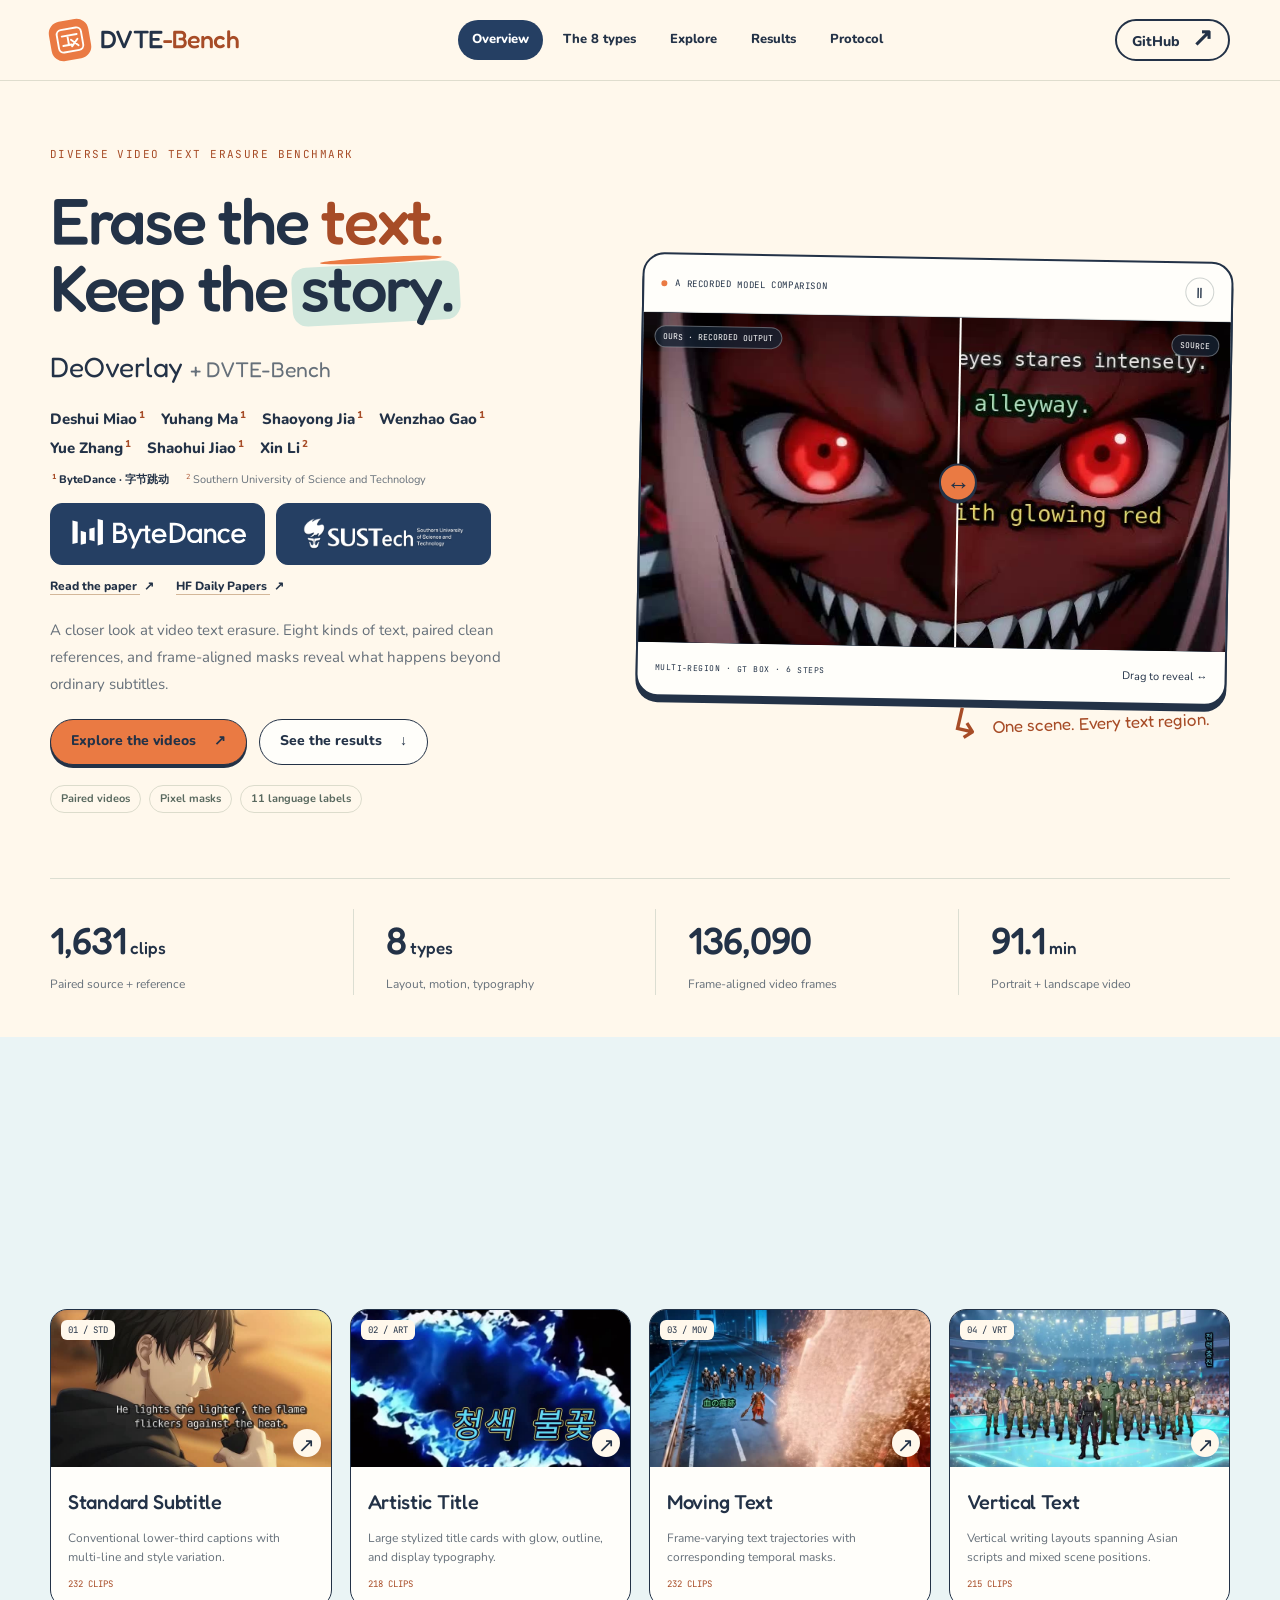
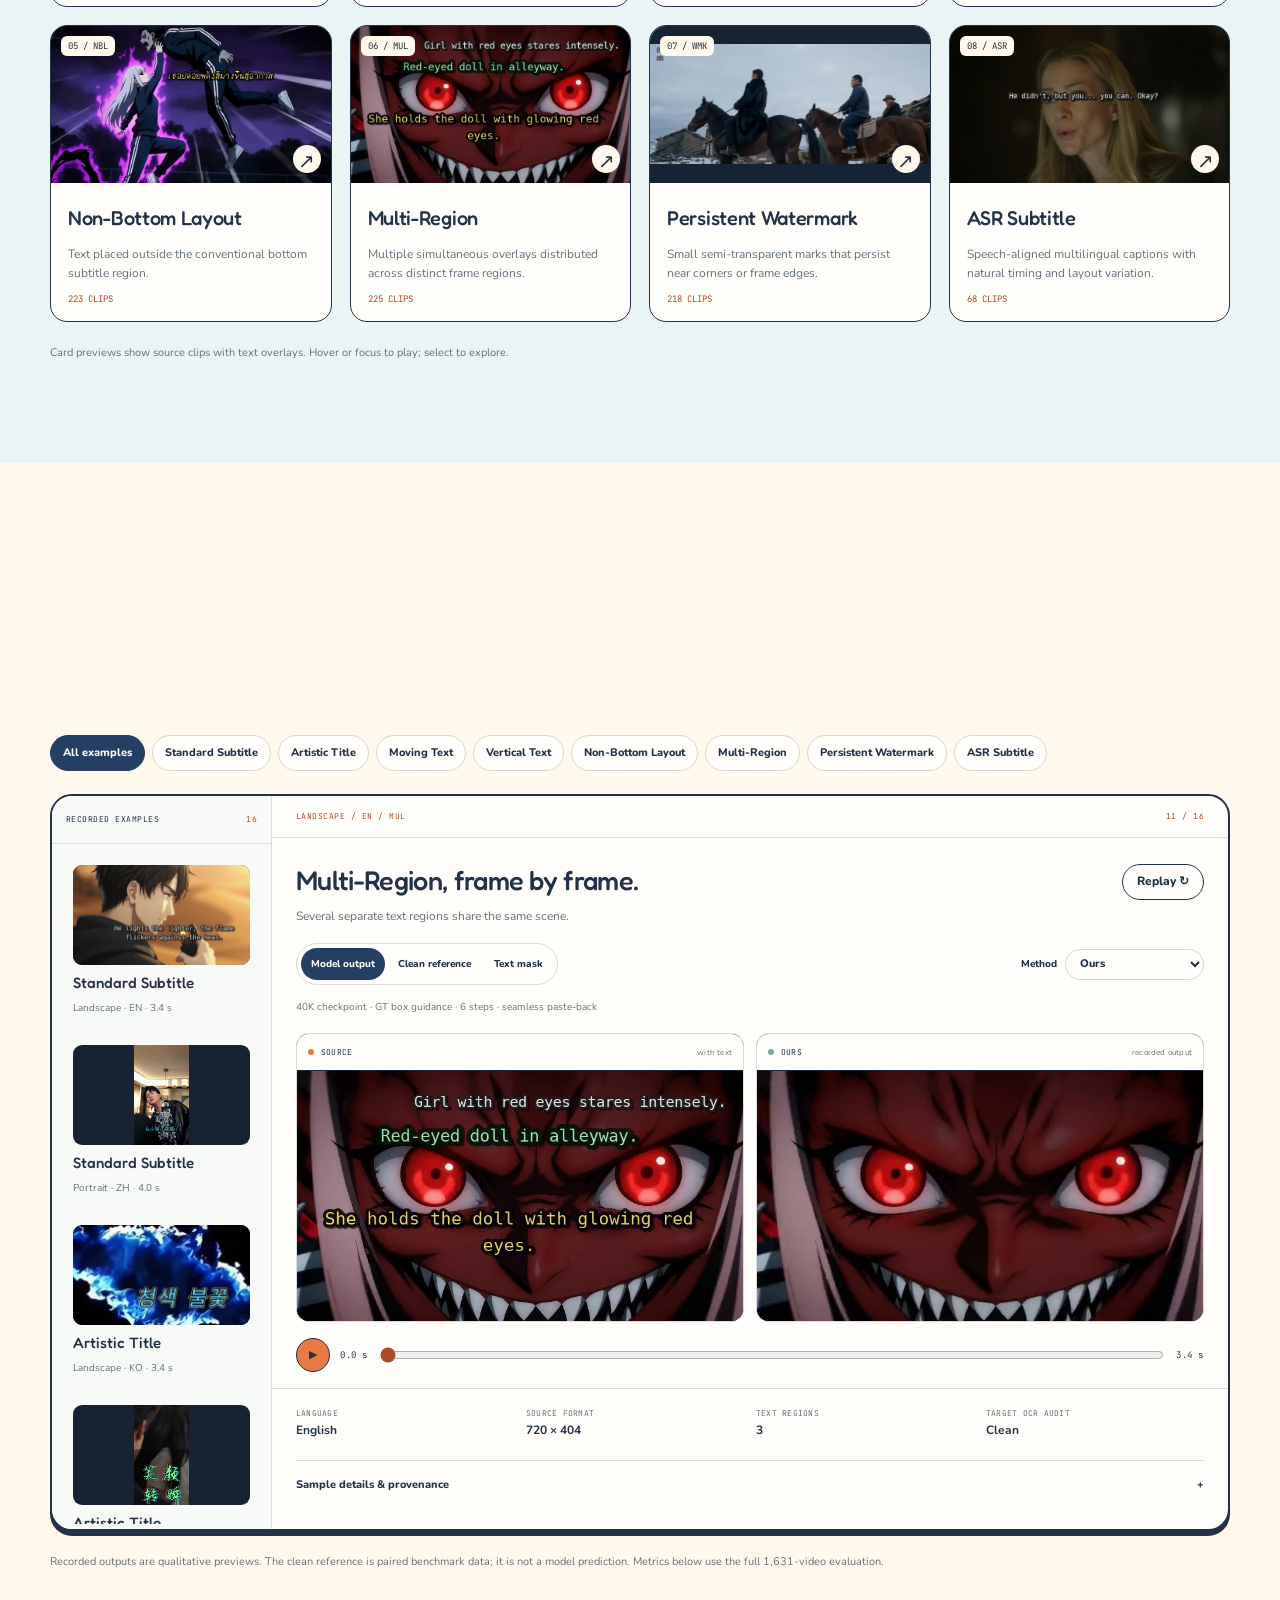
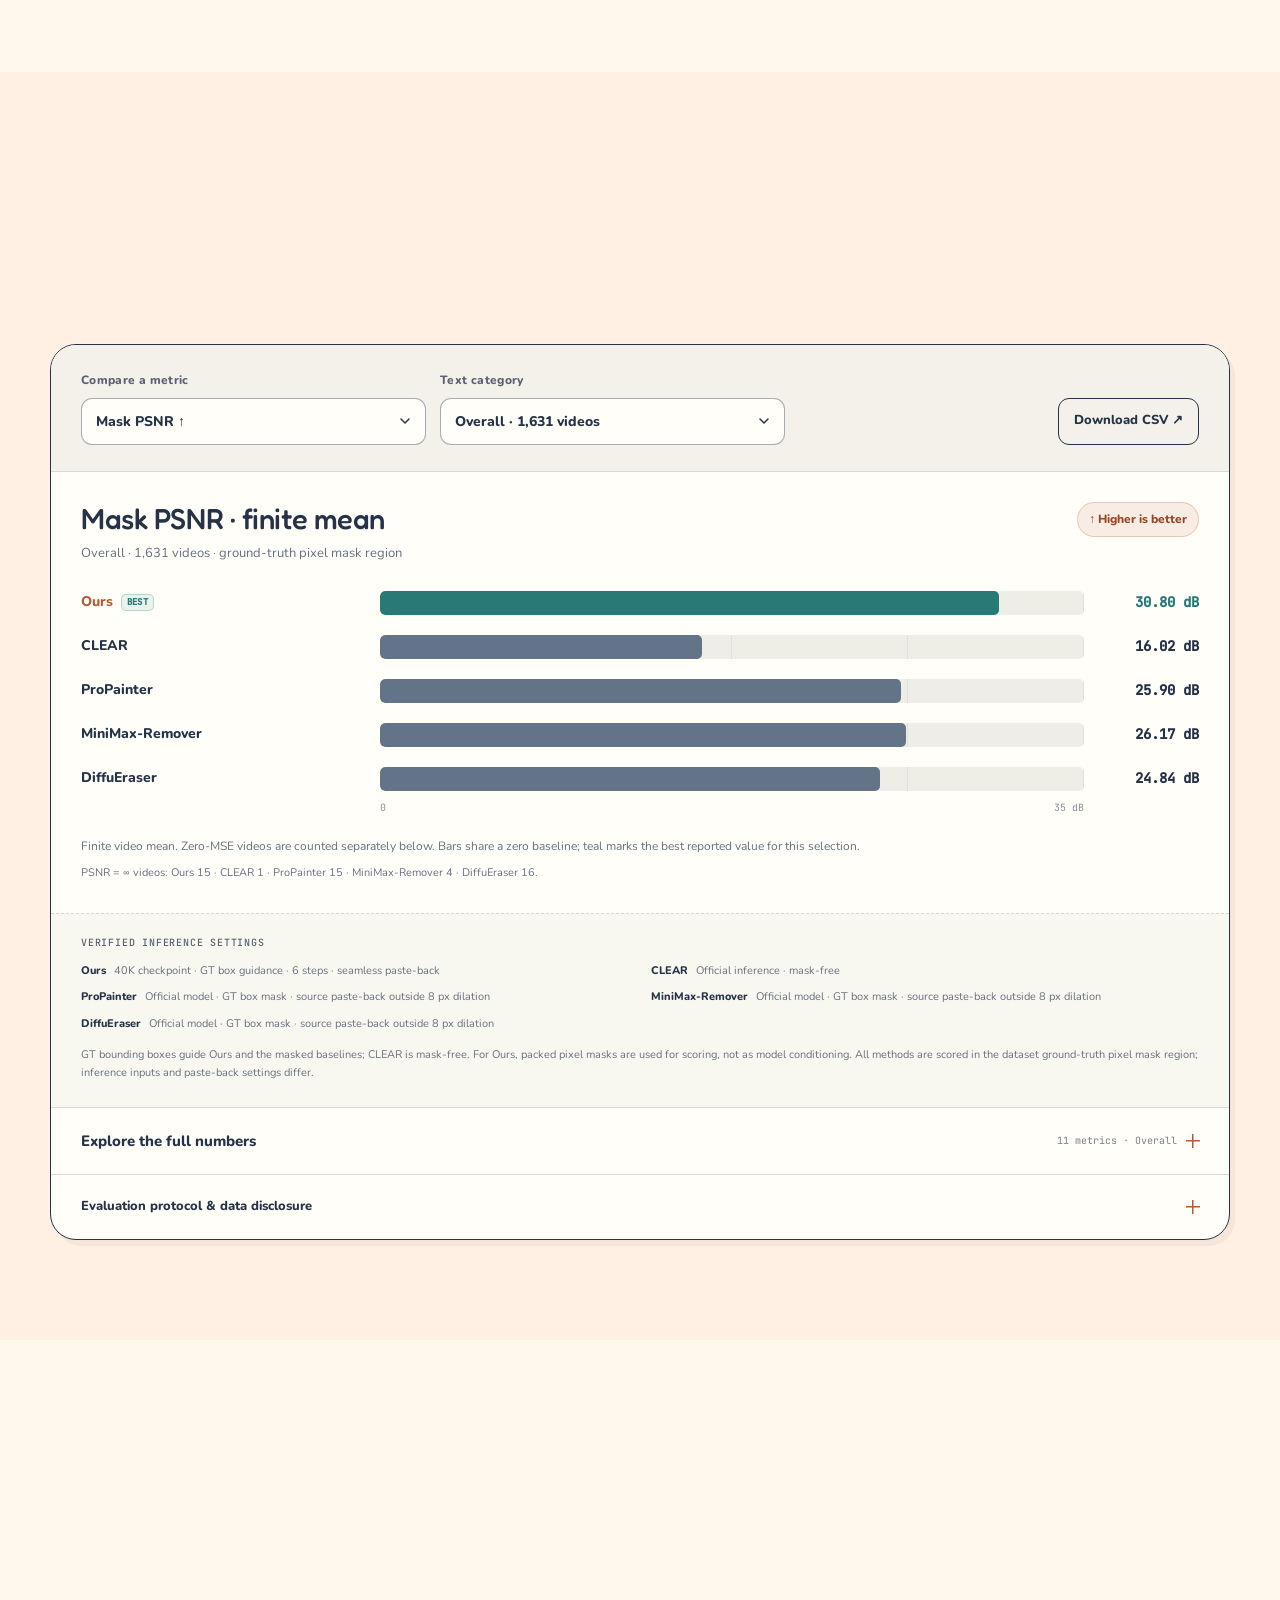
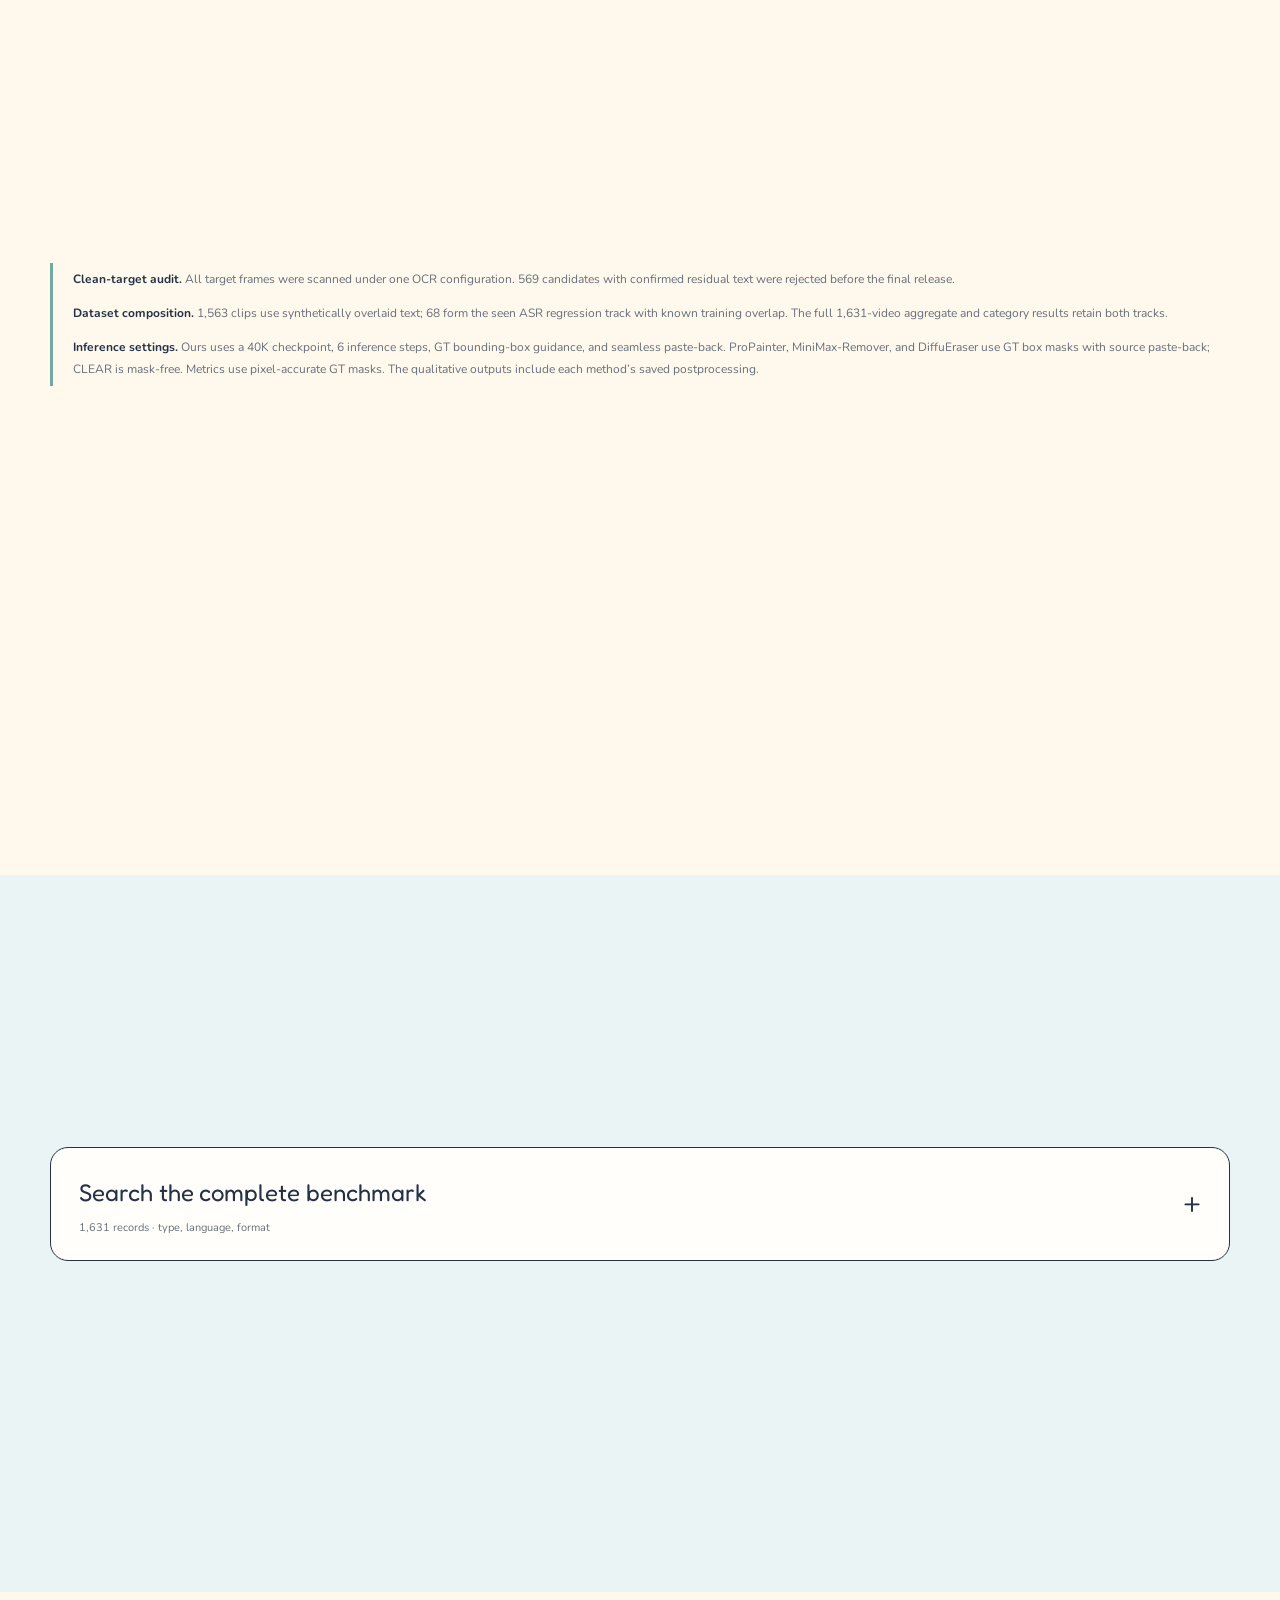
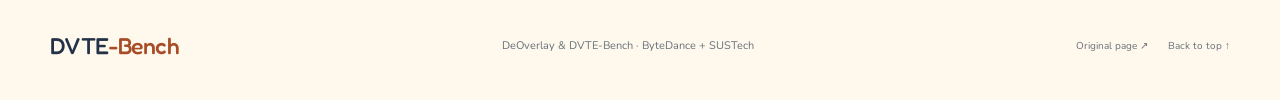
<file: index.html>
<!doctype html>
<html lang="en">
<head><meta charset="utf-8"><meta name="viewport" content="width=device-width,initial-scale=1"><meta http-equiv="refresh" content="0;url=./next/"><meta name="description" content="DVTE-Bench — Diverse Video Text Erasure Benchmark"><title>DVTE-Bench</title><link rel="canonical" href="https://yahooo-m.github.io/DVTE-Bench/next/"></head>
<body><p><a href="./next/">Open DVTE-Bench →</a></p><p><a href="./original.html">Original project page</a></p></body>
</html>
</file>
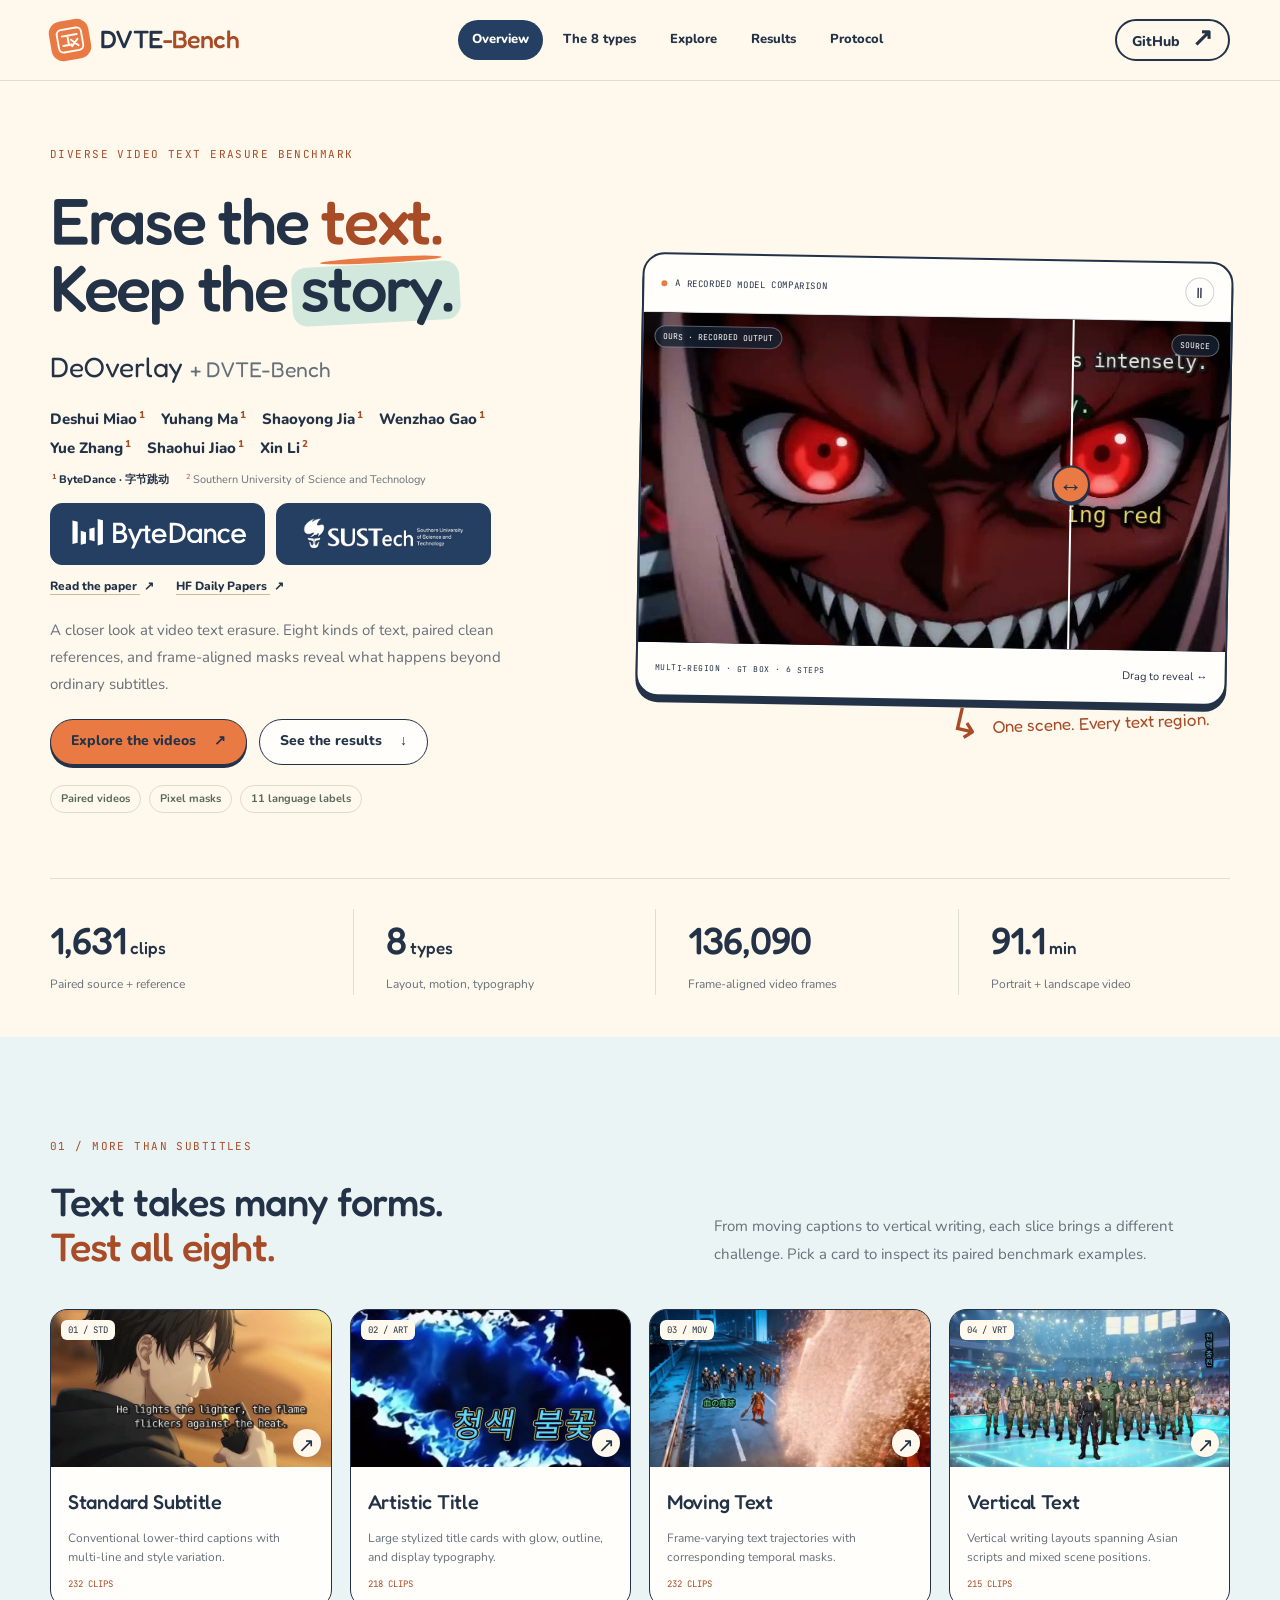
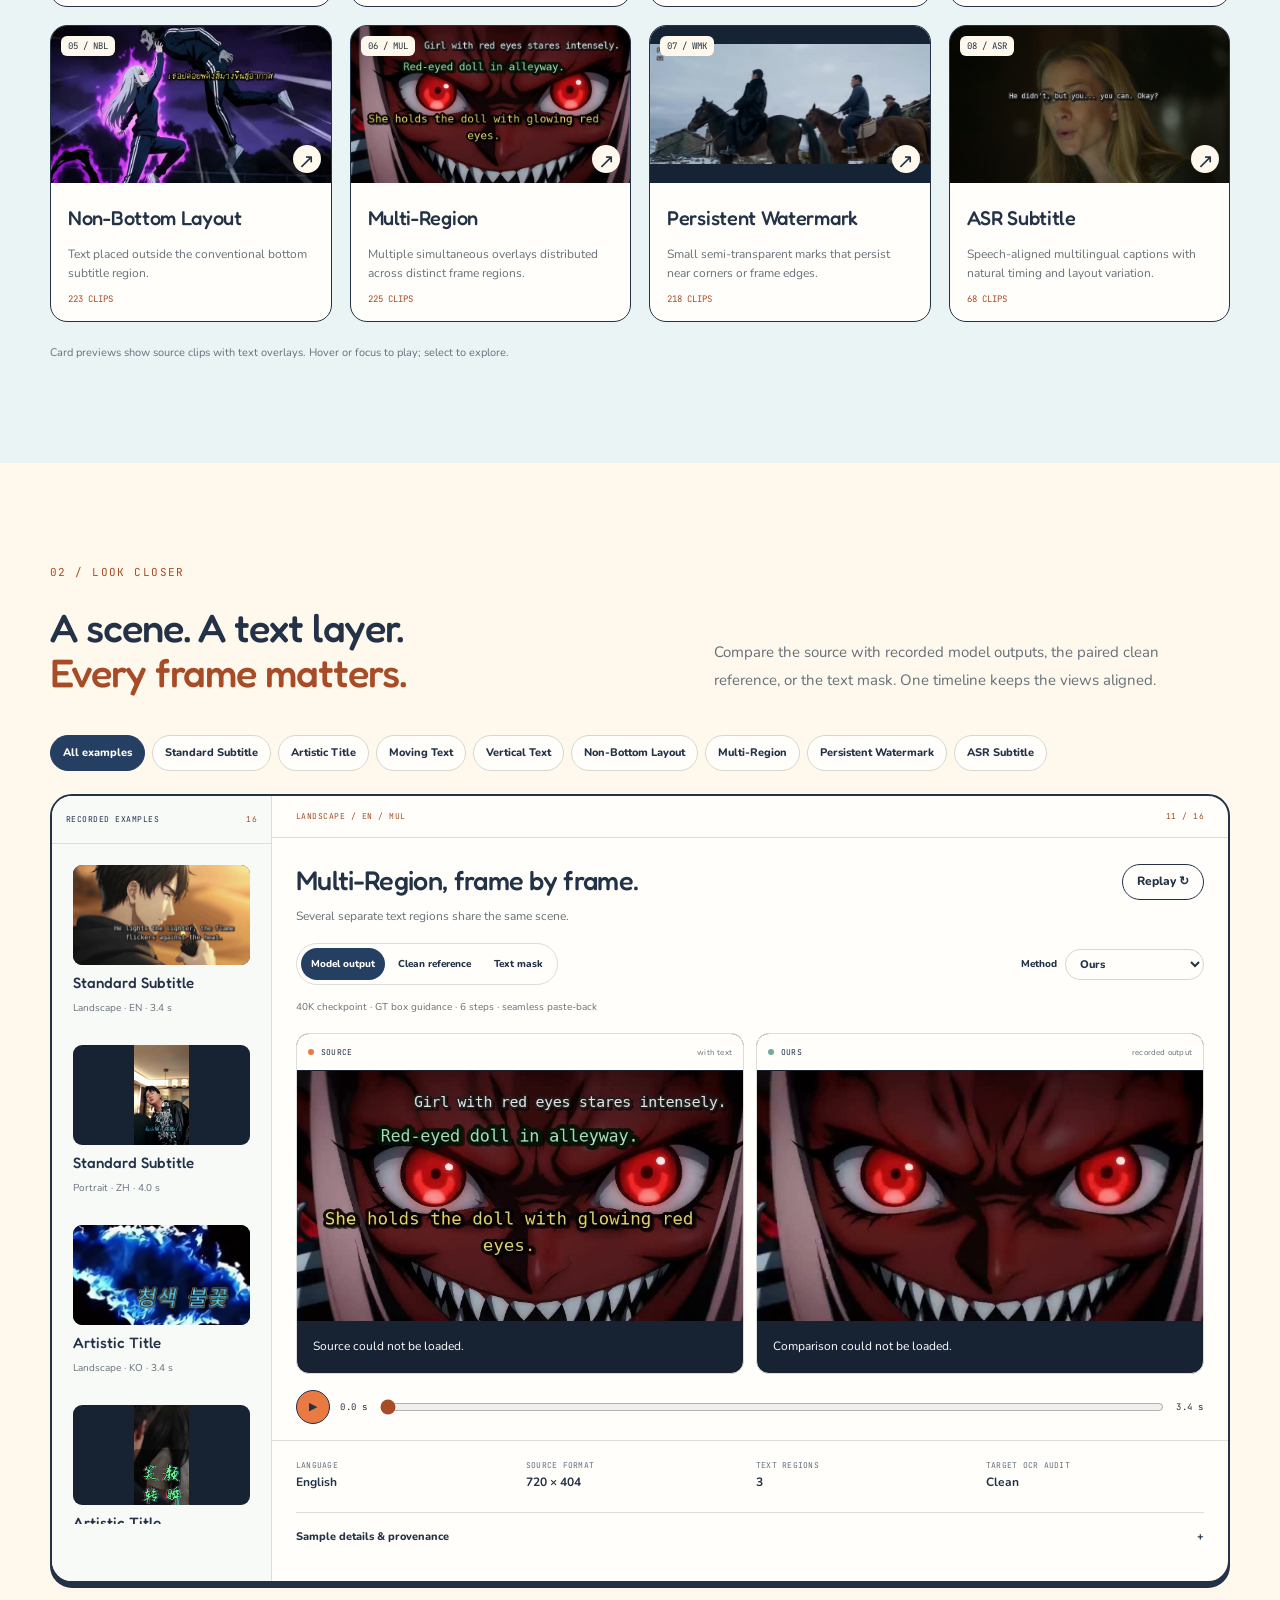
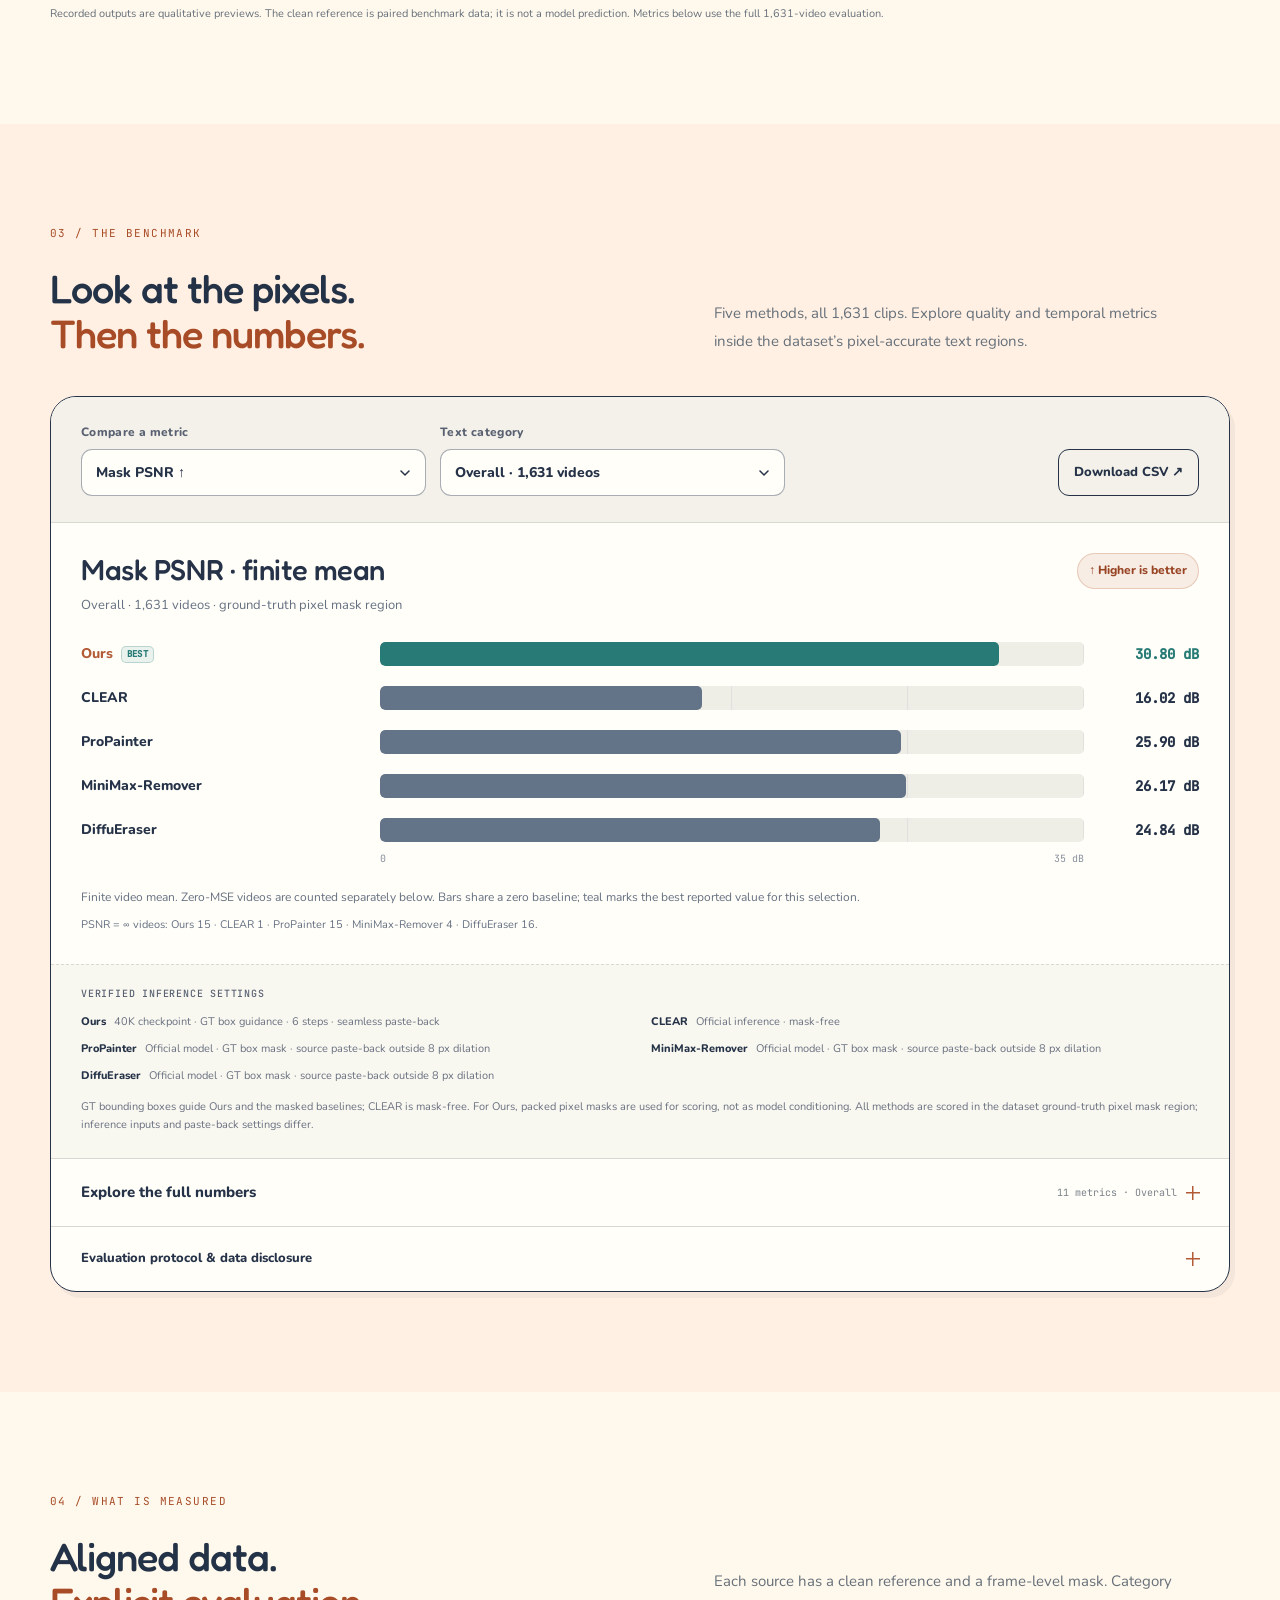
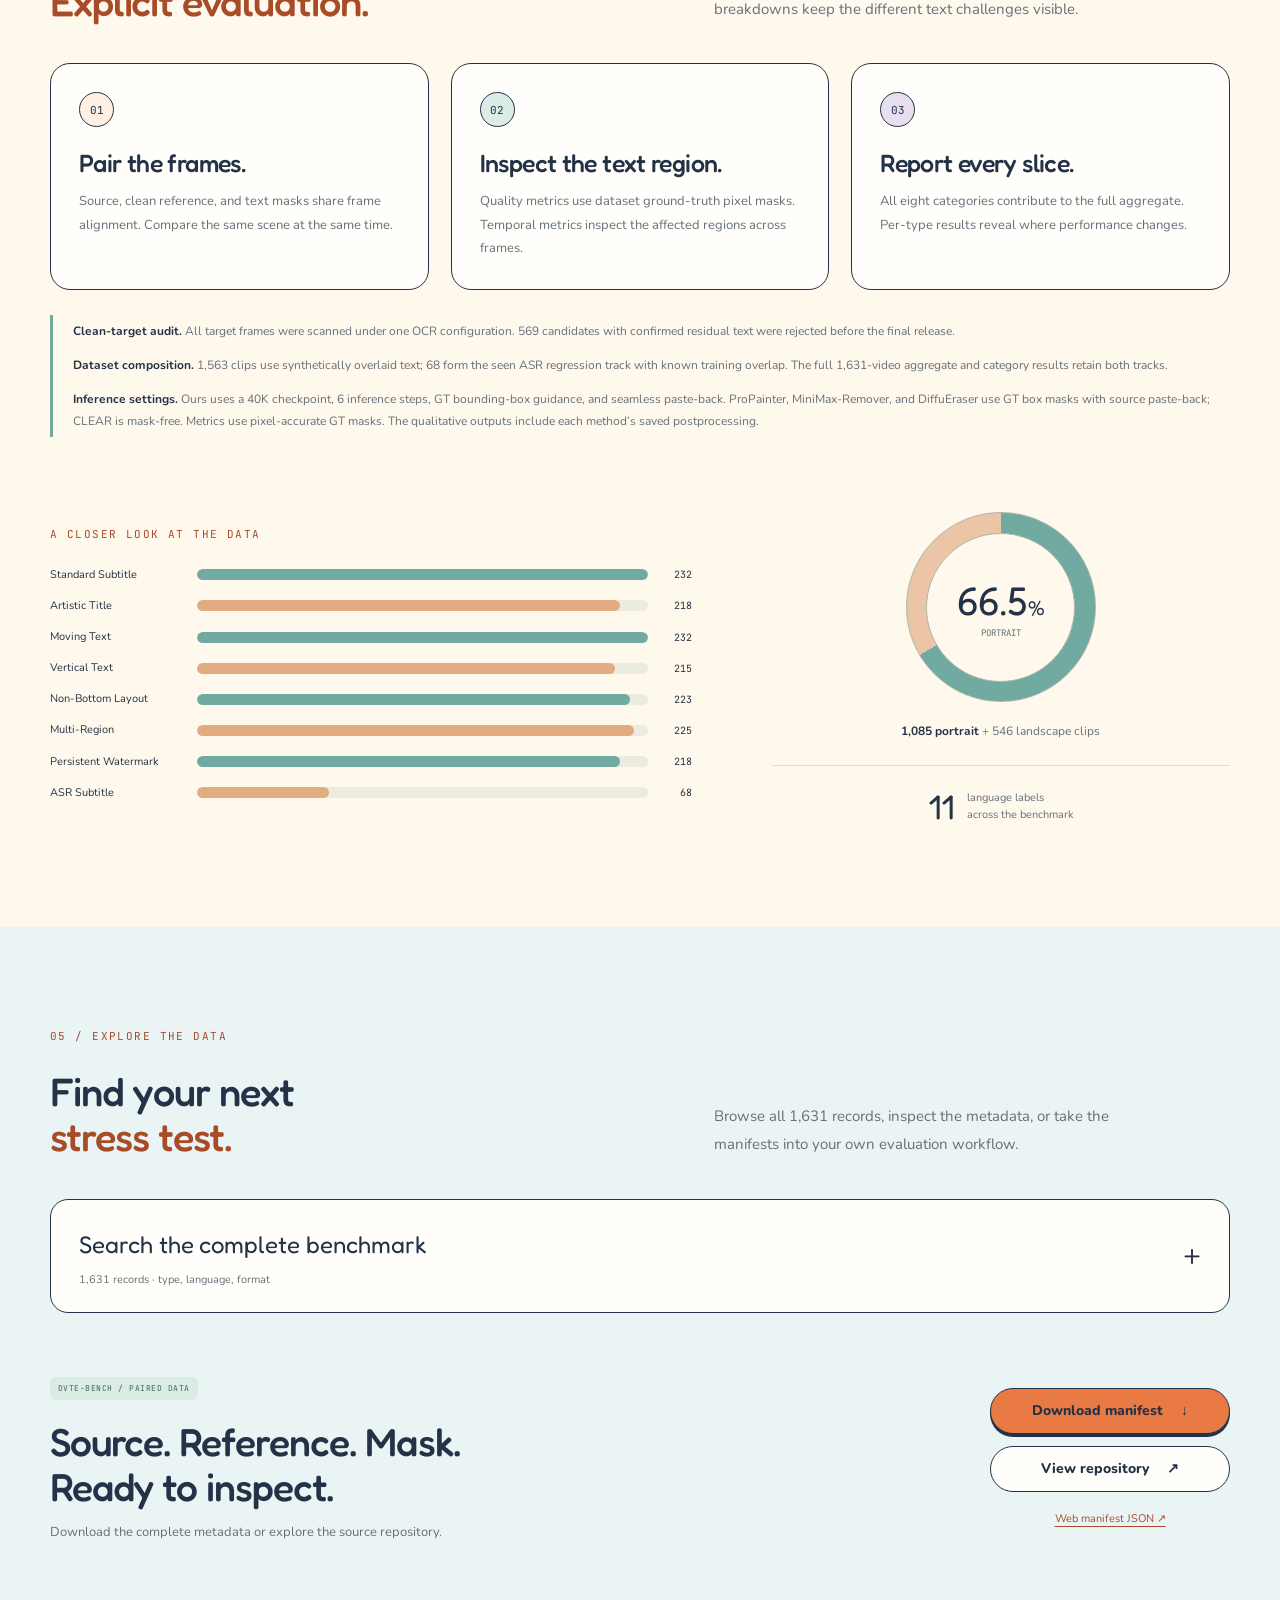
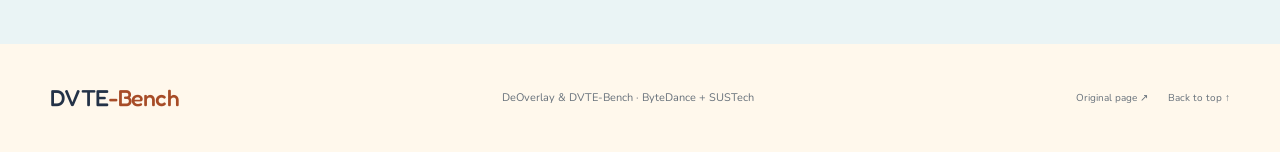
<file: next/index.html>
<!doctype html>
<html lang="en">
<head>
  <meta charset="utf-8">
  <meta name="viewport" content="width=device-width,initial-scale=1">
  <meta name="description" content="DeOverlay and DVTE-Bench, a video overlay removal research project from ByteDance and Southern University of Science and Technology. Explore 1,631 paired videos, real model outputs, and full benchmark results.">
  <meta name="theme-color" content="#fff8ec">
  <meta name="citation_title" content="DeOverlay: A Benchmark and Source-Anchored Flow for Video Overlay Removal">
  <meta name="citation_author" content="Deshui Miao">
  <meta name="citation_author" content="Yuhang Ma">
  <meta name="citation_author" content="Shaoyong Jia">
  <meta name="citation_author" content="Wenzhao Gao">
  <meta name="citation_author" content="Yue Zhang">
  <meta name="citation_author" content="Shaohui Jiao">
  <meta name="citation_author" content="Xin Li">
  <meta name="citation_pdf_url" content="https://arxiv.org/pdf/2610.26081">
  <title>DeOverlay &amp; DVTE-Bench — Every text. Every frame.</title>
  <link rel="stylesheet" href="assets/fonts/fonts.css">
  <link rel="stylesheet" href="style.css?v=20261020">
  <link rel="stylesheet" href="authorship.css?v=20261020">
  <link rel="stylesheet" href="results.css?v=20261020">
  <script src="app.js?v=20261020" defer></script>
  <script src="results.js?v=20261020" defer></script>
</head>
<body>
  <a class="skip" href="#main">Skip to content</a>
  <header class="site-header">
    <nav class="nav shell" aria-label="Main navigation">
      <a class="brand" href="#overview" aria-label="DVTE-Bench home"><span class="brand-icon" aria-hidden="true"><svg viewBox="0 0 36 36" fill="none"><rect x="5" y="6" width="26" height="24" rx="5" stroke="currentColor" stroke-width="2"/><path d="M10 13h16M10 23h9m-3-10v10m3-5 7 7m-7 0 7-7" stroke="currentColor" stroke-width="2" stroke-linecap="round"/></svg></span><span>DVTE<span class="brand-accent">-Bench</span></span></a>
      <button id="menu-toggle" class="menu-toggle" type="button" aria-label="Open navigation" aria-expanded="false" aria-controls="nav-links">☰</button>
      <div class="nav-links" id="nav-links"><a href="#overview">Overview</a><a href="#taxonomy">The 8 types</a><a href="#explorer">Explore</a><a href="#results">Results</a><a href="#protocol">Protocol</a></div>
      <a class="repo-link" href="https://github.com/yahooo-m/DVTE-Bench" target="_blank" rel="noopener noreferrer">GitHub <span aria-hidden="true">↗</span></a>
    </nav>
    <div class="reading-progress" aria-hidden="true"></div>
  </header>
  <main id="main">
    <section class="hero section shell" id="overview">
      <div class="hero-copy">
        <p class="eyebrow">DIVERSE VIDEO TEXT ERASURE BENCHMARK</p>
        <h1>Erase the <span class="text-word">text.</span><br>Keep the <span class="story-word">story.</span></h1>
        <p class="hero-subtitle">DeOverlay <span>+ DVTE-Bench</span></p>
        <div class="research-credits" aria-label="Authors and affiliations">
          <ul class="author-list" aria-label="Authors in paper order">
            <li>Deshui Miao<sup>1</sup></li>
            <li>Yuhang Ma<sup>1</sup></li>
            <li>Shaoyong Jia<sup>1</sup></li>
            <li>Wenzhao Gao<sup>1</sup></li>
            <li>Yue Zhang<sup>1</sup></li>
            <li>Shaohui Jiao<sup>1</sup></li>
            <li>Xin Li<sup>2</sup></li>
          </ul>
          <p class="affiliation-labels"><span><sup>1</sup> ByteDance · 字节跳动</span><span><sup>2</sup> Southern University of Science and Technology</span></p>
          <div class="affiliation-logos" aria-label="Research institutions">
            <a class="affiliation-logo" href="https://www.bytedance.com/en/" target="_blank" rel="noopener noreferrer" aria-label="ByteDance (字节跳动), institution 1">
              <img src="assets/affiliations/bytedance-logo.svg" width="256" height="44" alt="ByteDance">
            </a>
            <a class="affiliation-logo" href="https://www.sustech.edu.cn/en/" target="_blank" rel="noopener noreferrer" aria-label="Southern University of Science and Technology, institution 2">
              <img src="assets/affiliations/sustech-logo.png" width="433" height="86" alt="SUSTech — Southern University of Science and Technology">
            </a>
          </div>
          <div class="research-links" aria-label="Research resources"><a href="https://arxiv.org/abs/2610.26081" target="_blank" rel="noopener noreferrer">Read the paper <span aria-hidden="true">↗</span></a><a href="https://huggingface.co/papers/2610.26081" target="_blank" rel="noopener noreferrer">HF Daily Papers <span aria-hidden="true">↗</span></a></div>
        </div>
        <p class="hero-description">A closer look at video text erasure. Eight kinds of text, paired clean references, and frame-aligned masks reveal what happens beyond ordinary subtitles.</p>
        <div class="hero-actions"><a class="button primary" href="#explorer">Explore the videos <span aria-hidden="true">↗</span></a><a class="button" href="#results">See the results <span aria-hidden="true">↓</span></a></div>
        <div class="hero-tags"><span>Paired videos</span><span>Pixel masks</span><span>11 language labels</span></div>
      </div>
      <div class="hero-art">
        <div class="window-top"><span><i class="status-dot"></i> A RECORDED MODEL COMPARISON</span><button id="hero-motion" type="button" aria-label="Pause hero animation">Ⅱ</button></div>
        <div class="wipe-stage" id="hero-wipe">
          <video id="hero-source" muted playsinline preload="metadata" poster="../assets/posters/case-11-source.jpg" aria-label="Source video with multiple text regions"><source src="../assets/videos/case-11-source.mp4" type="video/mp4"></video>
          <video id="hero-output" class="wipe-output" muted playsinline preload="metadata" poster="assets/model-posters/case-11-ours.jpg" aria-label="Recorded Ours model output"><source src="assets/model-videos/case-11-ours.mp4" type="video/mp4"></video>
          <span class="wipe-label reference-label">OURS · RECORDED OUTPUT</span><span class="wipe-label source-label">SOURCE</span>
          <div class="wipe-divider" aria-hidden="true"><span>↔</span></div>
          <input id="hero-compare" type="range" min="0" max="100" value="48" aria-label="Compare source with recorded Ours output" aria-valuetext="48 percent recorded Ours output">
        </div>
        <div class="hero-art-caption"><span class="mono">MULTI-REGION · GT BOX · 6 STEPS</span><span>Drag to reveal <span aria-hidden="true">↔</span></span></div>
        <div class="hero-art-note"><span class="note-line" aria-hidden="true">↳</span> One scene. Every text region.</div>
      </div>
    </section>
    <section class="stats shell" aria-label="Benchmark at a glance">
      <div><strong>1,631<span> clips</span></strong><p>Paired source + reference</p></div><div><strong>8<span> types</span></strong><p>Layout, motion, typography</p></div><div><strong>136,090</strong><p>Frame-aligned video frames</p></div><div><strong>91.1<span> min</span></strong><p>Portrait + landscape video</p></div>
    </section>
    <section class="section blue-wash" id="taxonomy">
      <div class="shell">
        <div class="section-heading"><div><p class="eyebrow">01 / MORE THAN SUBTITLES</p><h2>Text takes many forms.<br><span>Test all eight.</span></h2></div><p>From moving captions to vertical writing, each slice brings a different challenge. Pick a card to inspect its paired benchmark examples.</p></div>
        <div class="taxonomy-grid" id="taxonomy-grid" aria-label="Eight benchmark text types"></div>
        <p class="section-footnote">Card previews show source clips with text overlays. Hover or focus to play; select to explore.</p>
      </div>
    </section>
    <section class="section" id="explorer">
      <div class="shell">
        <div class="section-heading"><div><p class="eyebrow">02 / LOOK CLOSER</p><h2>A scene. A text layer.<br><span>Every frame matters.</span></h2></div><p>Compare the source with recorded model outputs, the paired clean reference, or the text mask. One timeline keeps the views aligned.</p></div>
        <div class="filter-row" id="case-filters" role="group" aria-label="Filter video examples"></div>
        <p id="load-status" role="status">Loading the benchmark…</p>
        <div class="explorer-panel">
          <aside class="case-sidebar"><div class="sidebar-label mono">RECORDED EXAMPLES <span id="case-count">16</span></div><div id="case-list" aria-label="Choose a video example"></div></aside>
          <article class="case-player" aria-labelledby="case-title">
            <div class="case-top mono"><span id="case-kicker">DVTE-BENCH / ALIGNED PREVIEW</span><span id="case-index">01 / 16</span></div>
            <div class="case-heading"><div><h3 id="case-title">Inspect a paired scene</h3><p id="case-description">Select a case to compare its frames.</p></div><button class="button small" id="case-restart" type="button" aria-label="Replay this case">Replay ↻</button></div>
            <div class="comparison-toolbar"><div class="view-tabs" role="group" aria-label="Right video view"><button type="button" data-view="prediction" aria-pressed="true">Model output</button><button type="button" data-view="reference" aria-pressed="false">Clean reference</button><button type="button" data-view="mask" aria-pressed="false">Text mask</button></div><label class="model-select">Method <select id="model-select" aria-label="Prediction method"></select></label></div>
            <p class="comparison-note" id="comparison-note"></p>
            <div class="comparison-pair" id="comparison-pair">
              <figure><figcaption><span class="status-dot"></span> SOURCE <span>with text</span></figcaption><video id="source-video" playsinline muted preload="metadata" aria-label="Source video with text"></video><p class="media-error" id="source-error" hidden>Source could not be loaded.</p></figure>
              <figure><figcaption><span class="status-dot teal-dot"></span> <strong id="output-label">MODEL OUTPUT</strong><span id="output-detail">recorded inference</span></figcaption><video id="output-video" playsinline muted preload="metadata" aria-label="Selected comparison video"></video><p class="media-error" id="output-error" hidden>Comparison could not be loaded.</p></figure>
            </div>
            <div class="transport"><button id="case-play" class="play-button" type="button" aria-label="Play synchronized preview">▶</button><span id="current-time" class="mono">0.0 s</span><input id="case-timeline" type="range" min="0" max="1000" value="0" aria-label="Preview position"><span id="case-duration" class="mono">0.0 s</span></div>
            <div class="case-meta" id="case-meta"></div>
            <details class="case-details"><summary>Sample details &amp; provenance <span aria-hidden="true">+</span></summary><div id="case-details-content"></div></details>
          </article>
        </div>
        <p class="section-footnote">Recorded outputs are qualitative previews. The clean reference is paired benchmark data; it is not a model prediction. Metrics below use the full 1,631-video evaluation.</p>
      </div>
    </section>
    <section class="section peach-wash" id="results">
      <div class="shell"><div class="section-heading"><div><p class="eyebrow">03 / THE BENCHMARK</p><h2>Look at the pixels.<br><span>Then the numbers.</span></h2></div><p>Five methods, all 1,631 clips. Explore quality and temporal metrics inside the dataset’s pixel-accurate text regions.</p></div><div id="results-ui"></div></div>
    </section>
    <section class="section" id="protocol">
      <div class="shell">
        <div class="section-heading"><div><p class="eyebrow">04 / WHAT IS MEASURED</p><h2>Aligned data.<br><span>Explicit evaluation.</span></h2></div><p>Each source has a clean reference and a frame-level mask. Category breakdowns keep the different text challenges visible.</p></div>
        <div class="protocol-grid"><article><span class="step-number">01</span><h3>Pair the frames.</h3><p>Source, clean reference, and text masks share frame alignment. Compare the same scene at the same time.</p></article><article><span class="step-number">02</span><h3>Inspect the text region.</h3><p>Quality metrics use dataset ground-truth pixel masks. Temporal metrics inspect the affected regions across frames.</p></article><article><span class="step-number">03</span><h3>Report every slice.</h3><p>All eight categories contribute to the full aggregate. Per-type results reveal where performance changes.</p></article></div>
        <div class="protocol-notes"><p><strong>Clean-target audit.</strong> All target frames were scanned under one OCR configuration. 569 candidates with confirmed residual text were rejected before the final release.</p><p><strong>Dataset composition.</strong> 1,563 clips use synthetically overlaid text; 68 form the seen ASR regression track with known training overlap. The full 1,631-video aggregate and category results retain both tracks.</p><p id="inference-protocol"><strong>Inference settings.</strong> Ours uses a 40K checkpoint, 6 inference steps, GT bounding-box guidance, and seamless paste-back. ProPainter, MiniMax-Remover, and DiffuEraser use GT box masks with source paste-back; CLEAR is mask-free. Metrics use pixel-accurate GT masks. The qualitative outputs include each method’s saved postprocessing.</p></div>
        <div class="composition"><div class="composition-chart"><p class="eyebrow">A CLOSER LOOK AT THE DATA</p><div id="composition-bars" aria-label="Clips per text type"></div></div><div class="composition-side"><div class="orientation-ring" role="img" aria-label="1,085 portrait clips, 66.5 percent; 546 landscape clips, 33.5 percent"><div><strong>66.5<span>%</span></strong><span>PORTRAIT</span></div></div><p><strong>1,085 portrait</strong> + 546 landscape clips</p><div class="language-label"><strong>11</strong><span>language labels<br>across the benchmark</span></div></div></div>
      </div>
    </section>
    <section class="section blue-wash" id="data">
      <div class="shell">
        <div class="section-heading"><div><p class="eyebrow">05 / EXPLORE THE DATA</p><h2>Find your next<br><span>stress test.</span></h2></div><p>Browse all 1,631 records, inspect the metadata, or take the manifests into your own evaluation workflow.</p></div>
        <details class="catalog" id="catalog"><summary><span>Search the complete benchmark <small>1,631 records · type, language, format</small></span><span aria-hidden="true">+</span></summary><div class="catalog-inner"><div class="catalog-controls"><label>Search records<input id="catalog-search" type="search" placeholder="Text, language, or sample ID"></label><label>Text type<select id="catalog-type" aria-label="Catalog text type"><option value="all">All types</option></select></label><label>Format<select id="catalog-orientation" aria-label="Catalog format"><option value="all">All formats</option><option value="portrait">Portrait</option><option value="landscape">Landscape</option></select></label></div><p id="catalog-count" role="status"></p><div class="table-scroll" tabindex="0" role="region" aria-label="Searchable benchmark records"><table class="catalog-table"><thead><tr><th>Sample ID</th><th>Type</th><th>Language</th><th>Format</th><th>Duration</th><th>Regions</th></tr></thead><tbody id="catalog-body"></tbody></table></div><div class="pagination"><button class="button small" id="catalog-prev" type="button">← Previous</button><span id="catalog-page" class="mono"></span><button class="button small" id="catalog-next" type="button">Next →</button></div></div></details>
        <div class="download-panel"><div><span class="tag">DVTE-BENCH / PAIRED DATA</span><h3>Source. Reference. Mask.<br>Ready to inspect.</h3><p>Download the complete metadata or explore the source repository.</p></div><div class="download-actions"><a class="button primary" href="../data/benchmark_manifest.csv" download>Download manifest <span aria-hidden="true">↓</span></a><a class="button" href="https://github.com/yahooo-m/DVTE-Bench" target="_blank" rel="noopener noreferrer">View repository <span aria-hidden="true">↗</span></a><a class="text-link" href="../data/benchmark.json" download>Web manifest JSON ↗</a></div></div>
      </div>
    </section>
  </main>
  <footer class="footer shell"><a class="brand" href="#overview">DVTE<span class="brand-accent">-Bench</span></a><p>DeOverlay &amp; DVTE-Bench · ByteDance + SUSTech</p><div><a href="../original.html">Original page ↗</a><a href="#overview">Back to top ↑</a></div></footer>
  <noscript><div class="noscript">This interactive page needs JavaScript. <a href="../original.html">Open the original page</a> or <a href="../data/results.csv">download the results CSV</a>.</div></noscript>
</body>
</html>
</file>
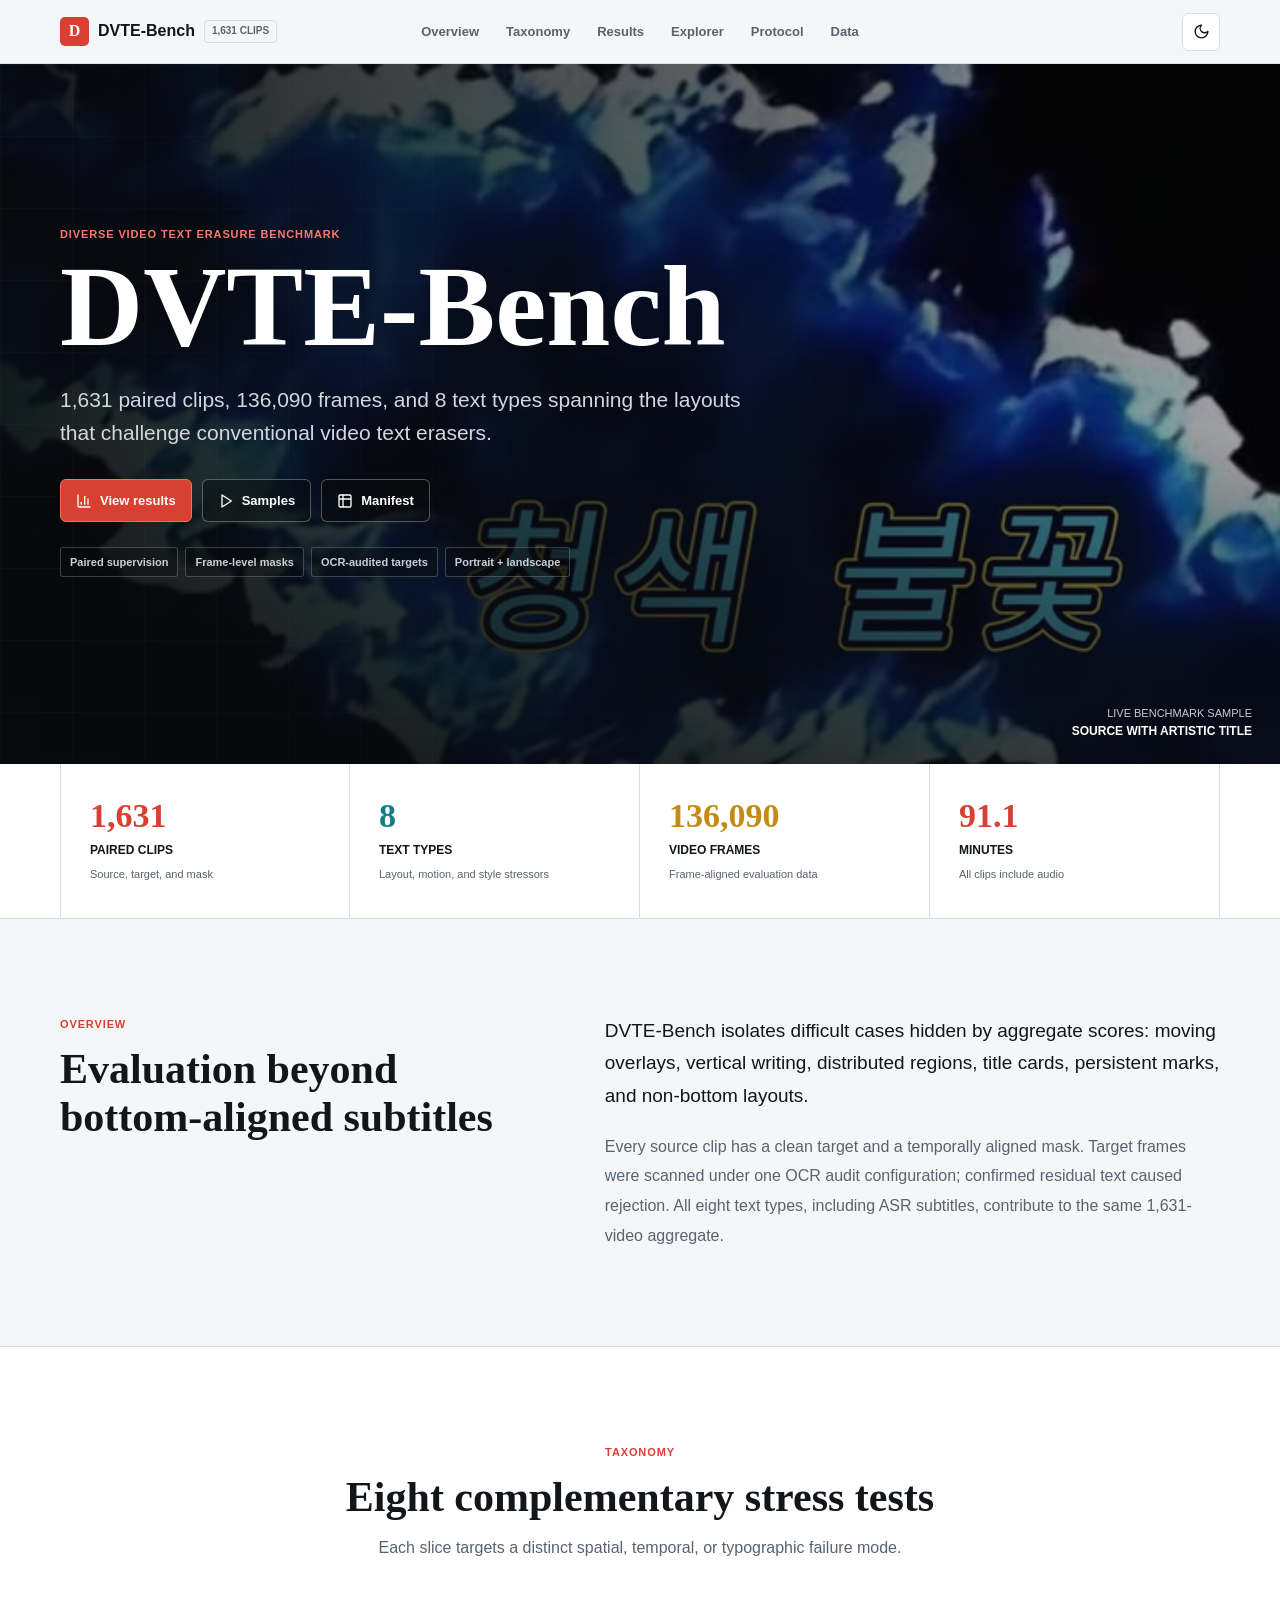
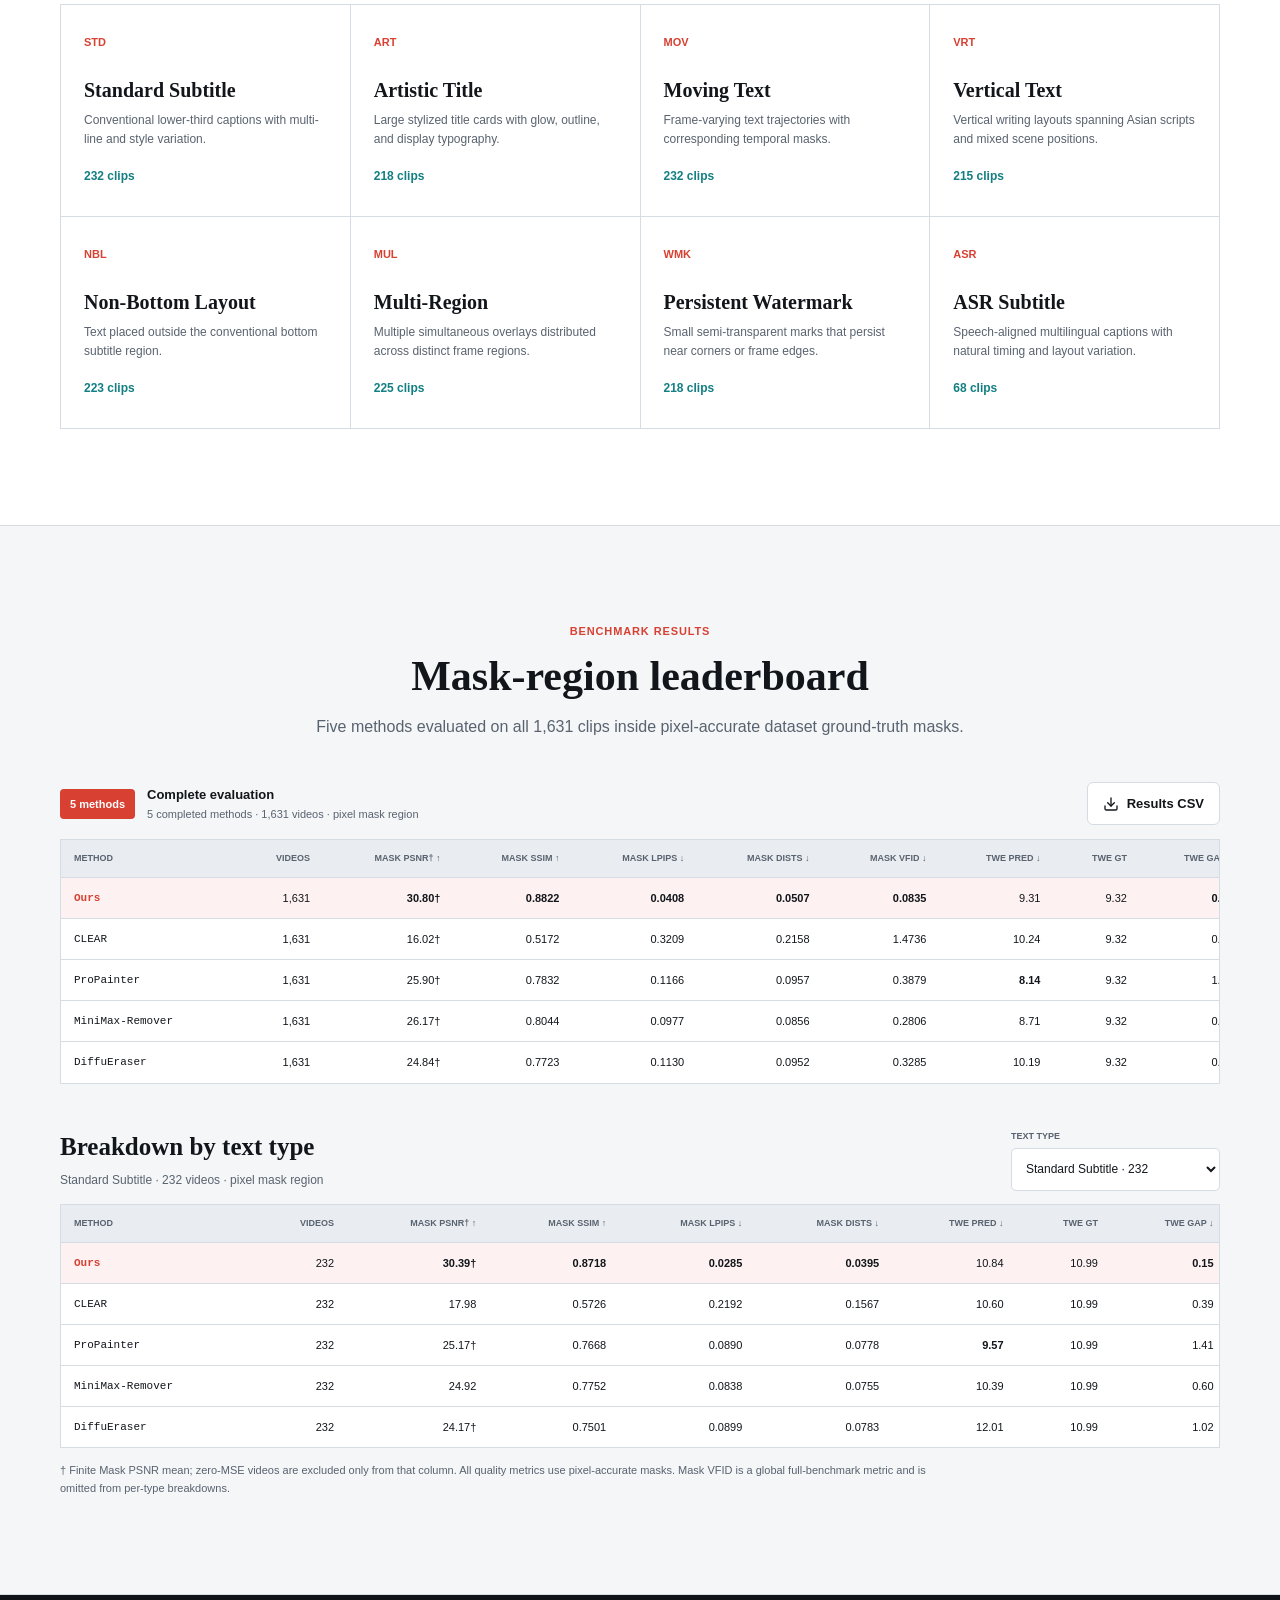
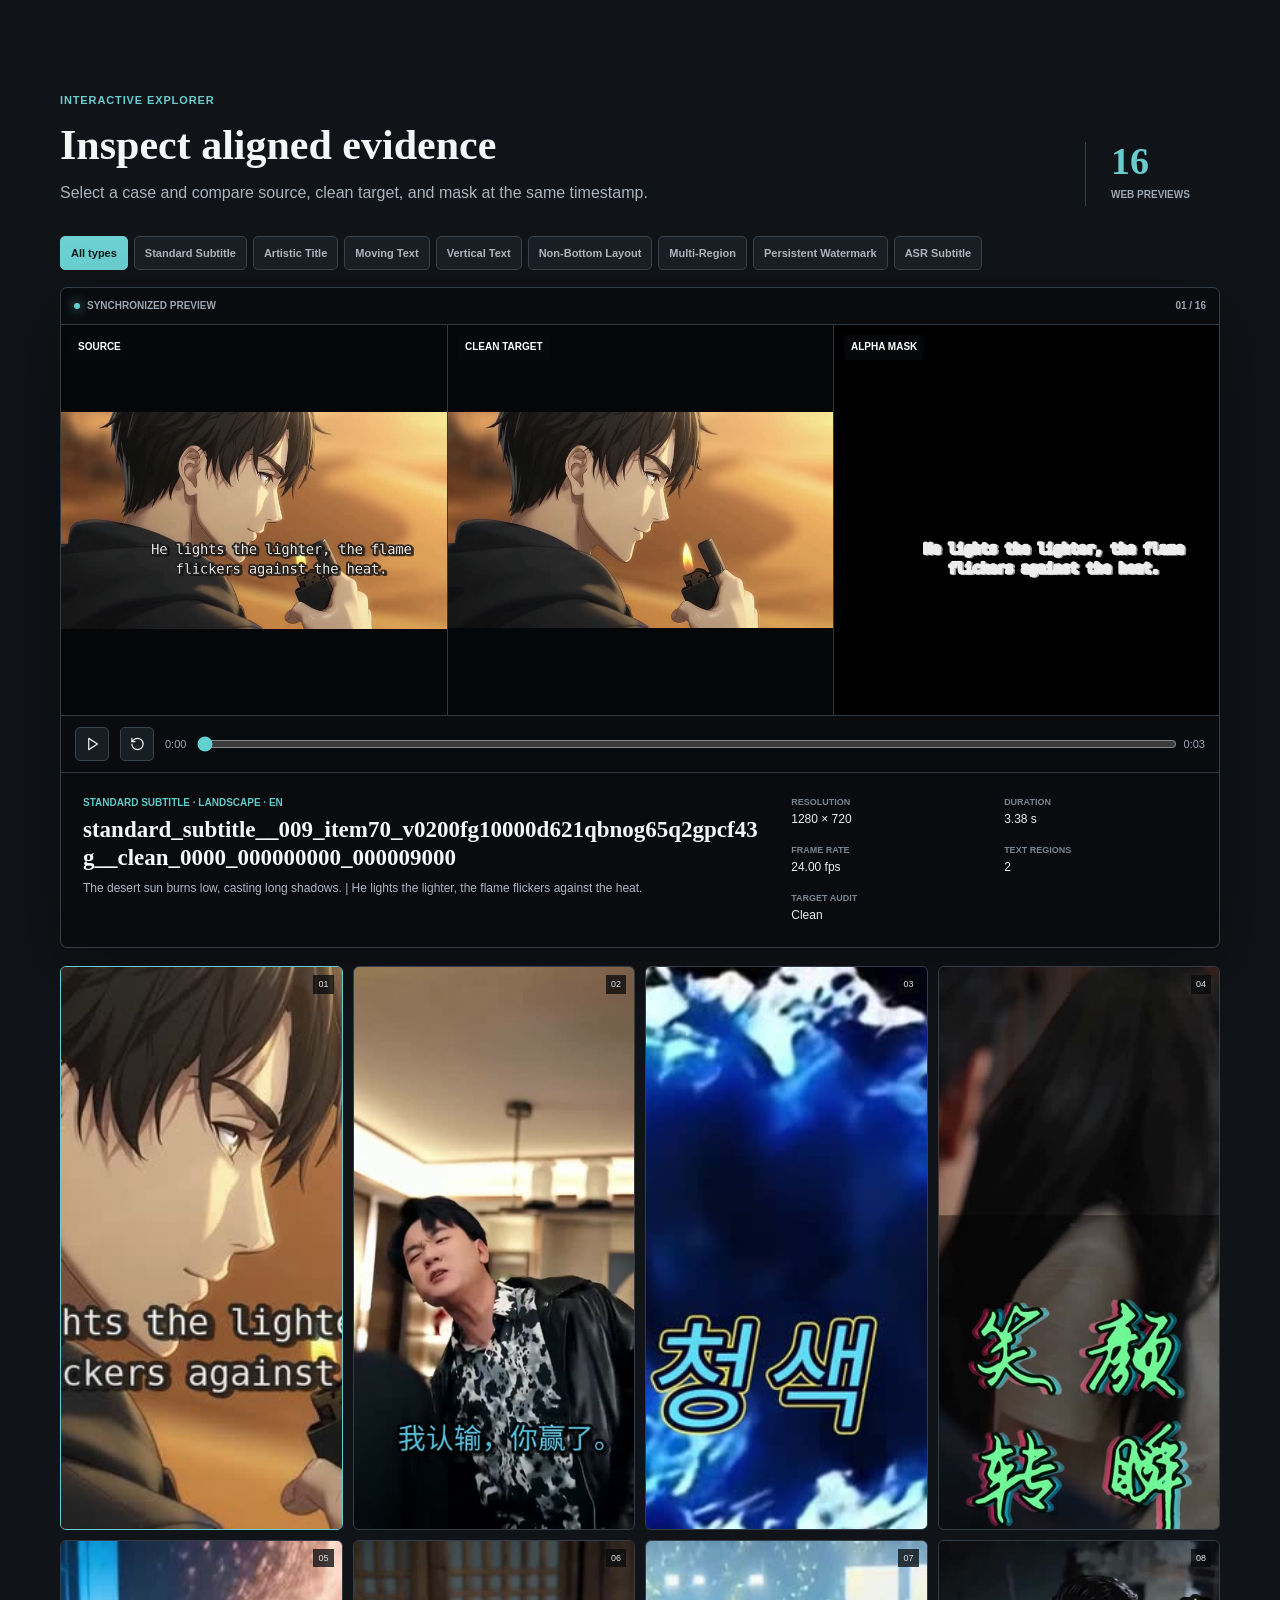
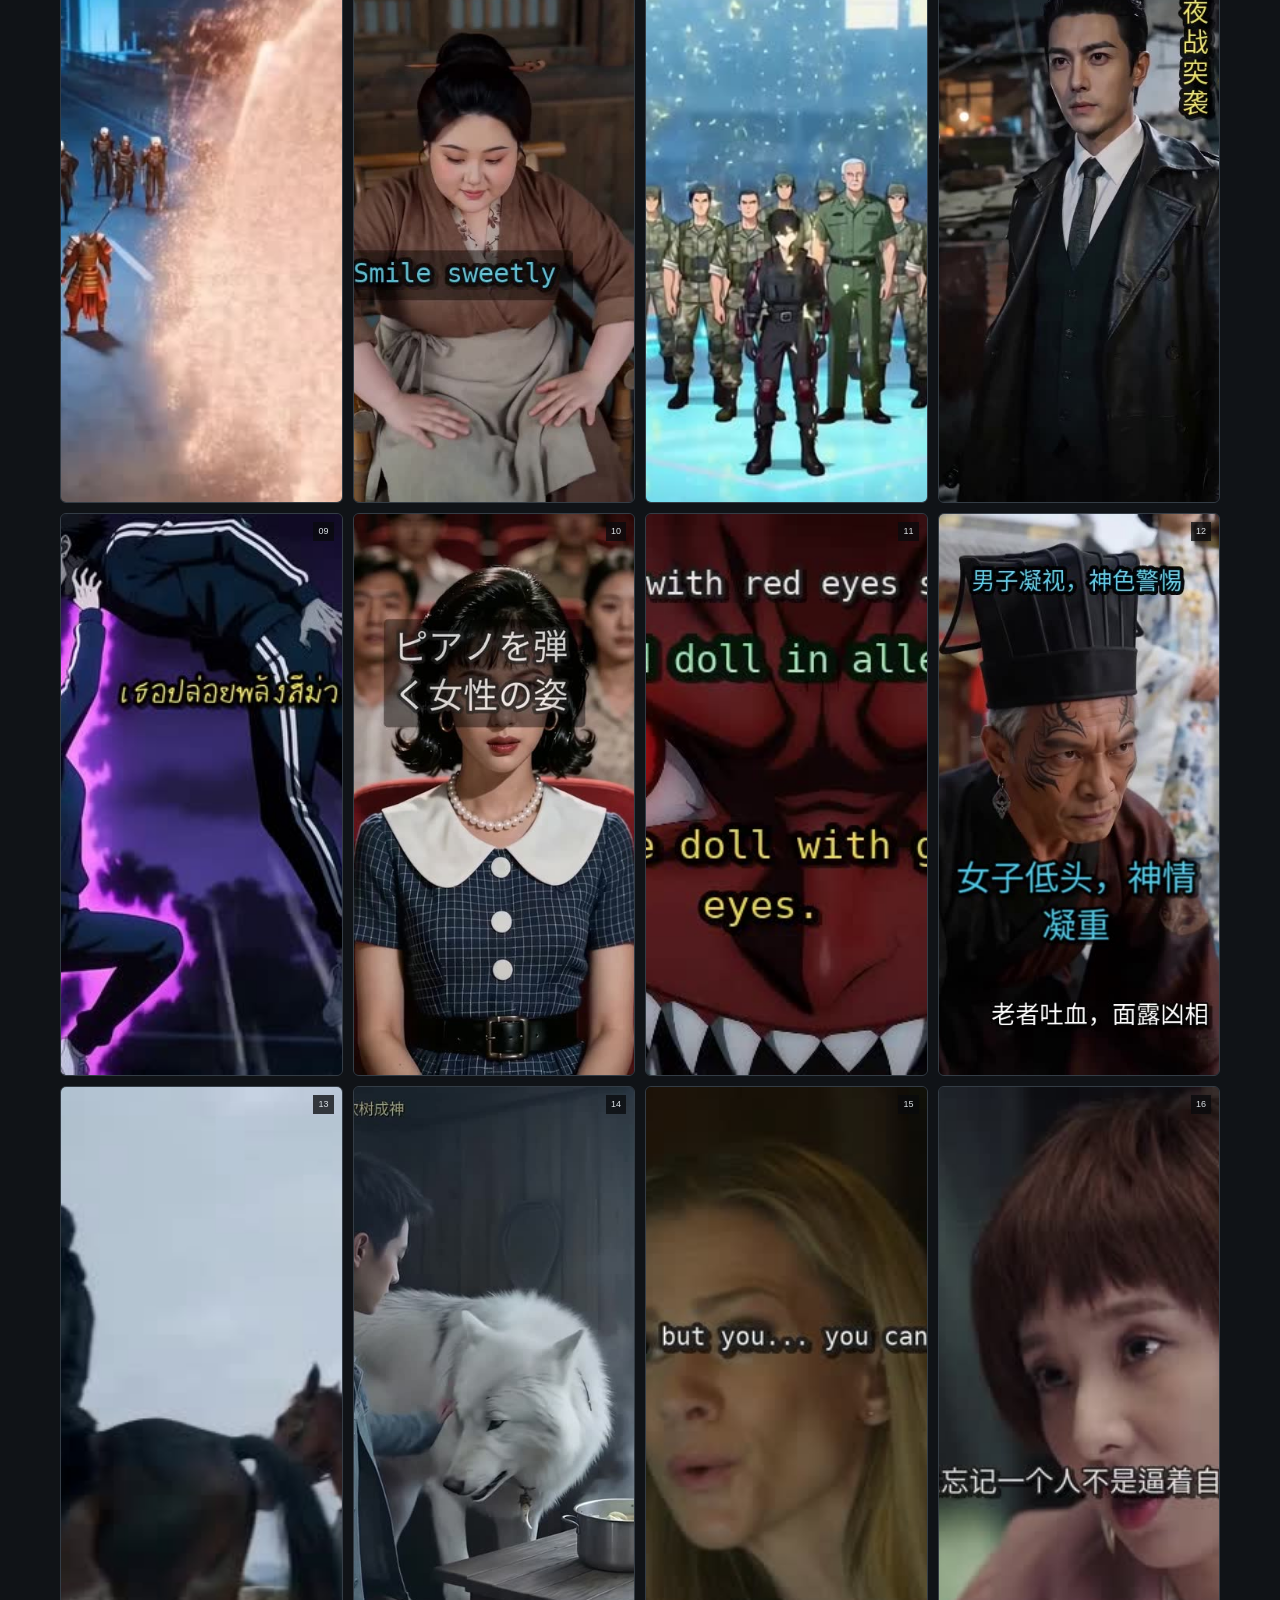
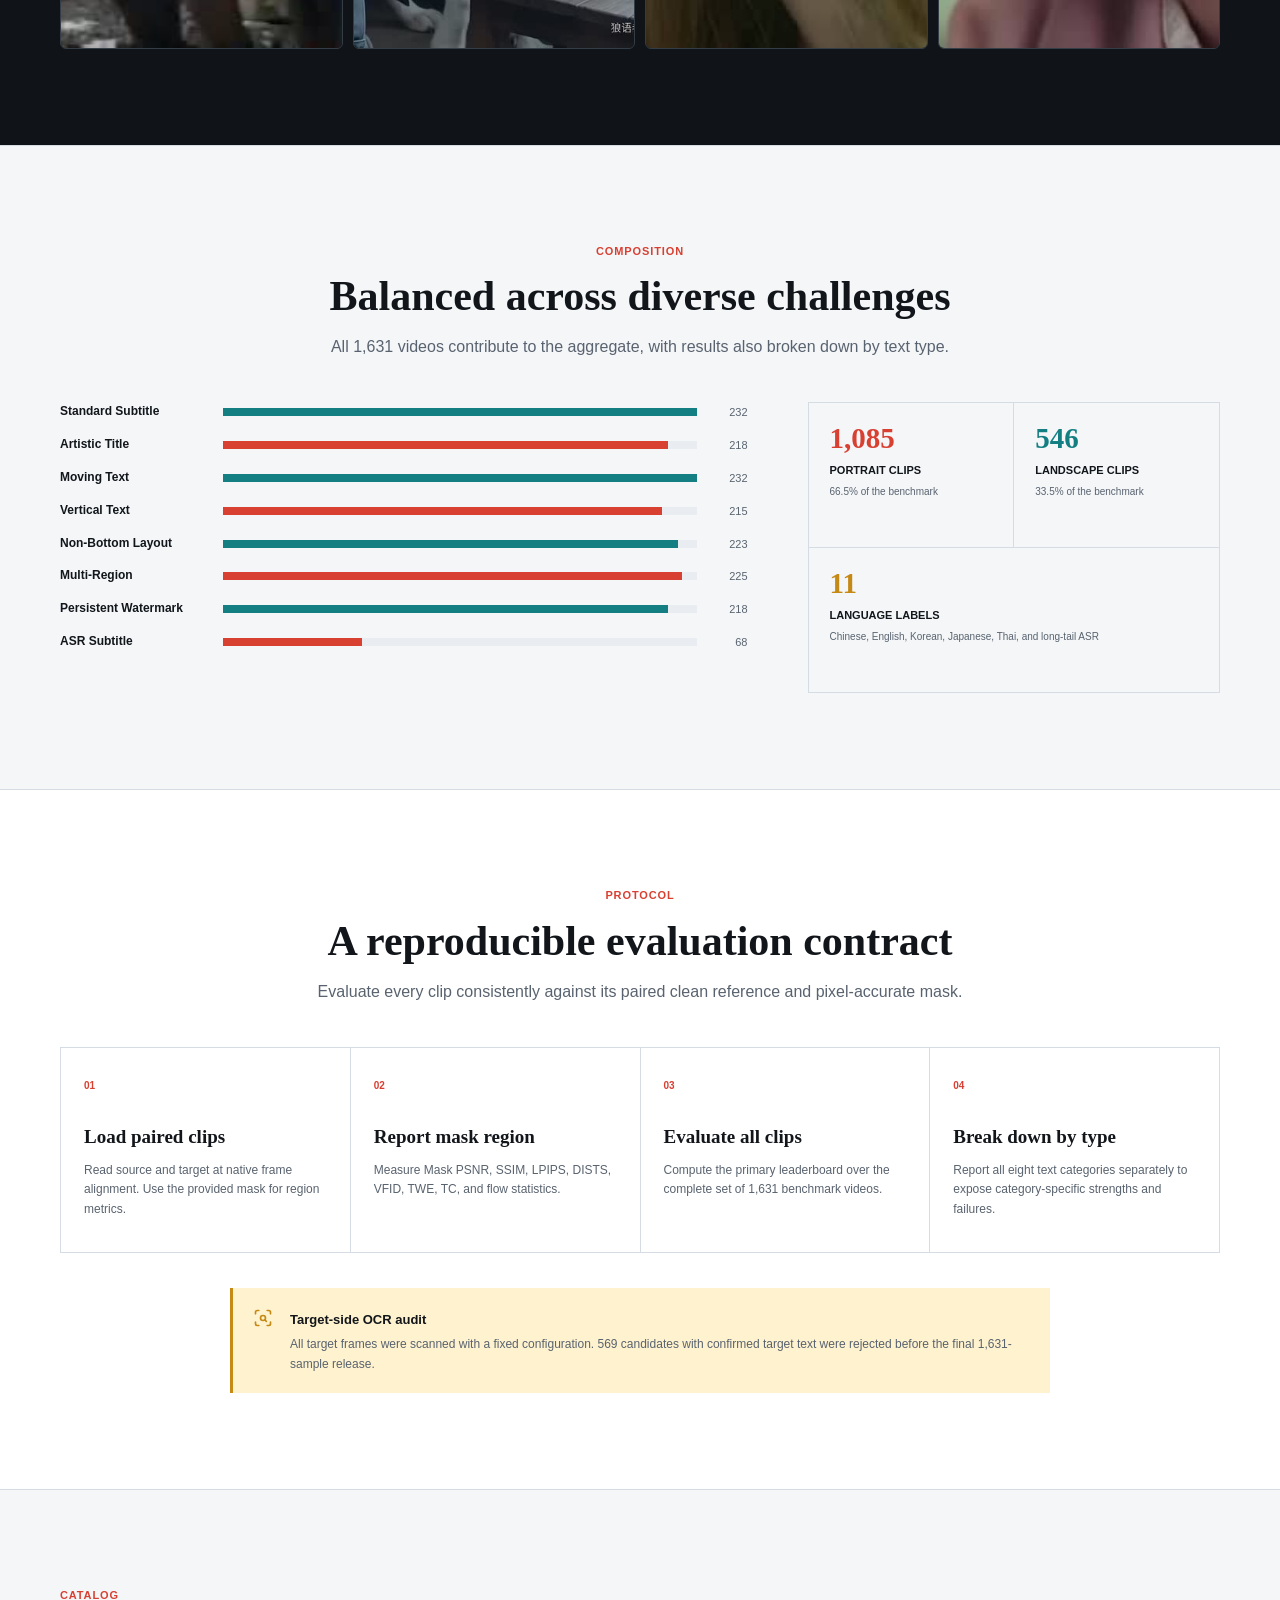
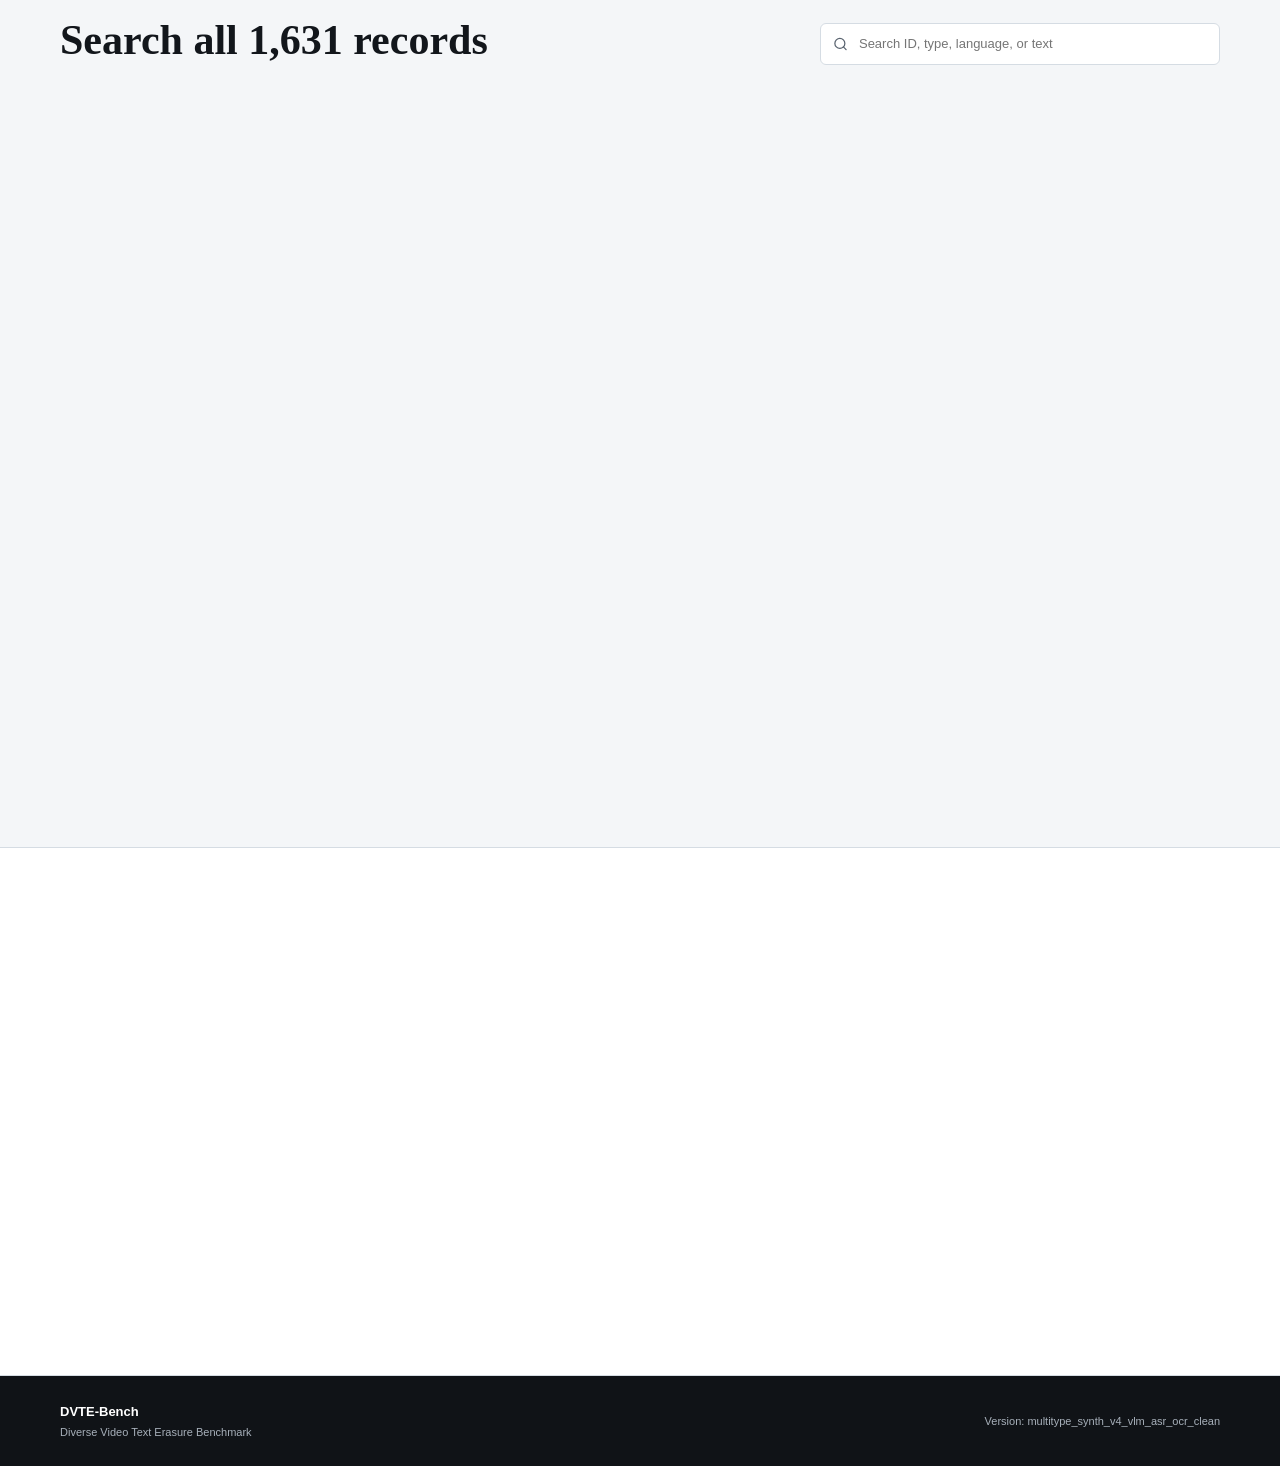
<file: original.html>
<!doctype html>
<html lang="en" data-theme="light">
<head>
  <meta charset="utf-8">
  <meta name="viewport" content="width=device-width, initial-scale=1">
  <meta name="description" content="DVTE-Bench (Diverse Video Text Erasure Benchmark) provides 1,631 paired clips across 8 text types for video text erasure evaluation.">
  <meta name="theme-color" content="#f4f6f8">
  <title>DVTE-Bench | Diverse Video Text Erasure Benchmark</title>
  <link rel="stylesheet" href="styles.css?v=mask-metrics-v2">
  <script src="assets/vendor/lucide.min.js" defer></script>
  <script src="app.js?v=mask-metrics-v2" defer></script>
</head>
<body>
  <a class="skip-link" href="#main">Skip to content</a>
  <header class="site-header" data-header>
    <nav class="nav shell" aria-label="Primary navigation">
      <a class="wordmark" href="#top" aria-label="DVTE-Bench home">
        <span class="wordmark-mark" aria-hidden="true">D</span>
        <span>DVTE-Bench</span>
        <span class="version-chip">1,631 clips</span>
      </a>
      <button class="icon-button mobile-menu-button" type="button" data-menu-toggle
        aria-label="Open navigation" aria-expanded="false" aria-controls="nav-links">
        <i data-lucide="menu" aria-hidden="true"></i>
      </button>
      <div class="nav-links" id="nav-links" data-nav-links>
        <a href="#overview">Overview</a>
        <a href="#taxonomy">Taxonomy</a>
        <a href="#results">Results</a>
        <a href="#explorer">Explorer</a>
        <a href="#protocol">Protocol</a>
        <a href="#data">Data</a>
      </div>
      <button class="icon-button theme-button" type="button" data-theme-toggle
        aria-label="Switch to dark theme" title="Toggle color theme">
        <i data-lucide="moon" aria-hidden="true"></i>
      </button>
    </nav>
  </header>
  <main id="main">
    <section class="hero" id="top" aria-labelledby="hero-title">
      <video class="hero-video" muted autoplay loop playsinline preload="metadata"
        poster="assets/posters/case-03-source.jpg" aria-hidden="true">
        <source src="assets/videos/case-03-source.mp4" type="video/mp4">
      </video>
      <div class="hero-overlay" aria-hidden="true"></div>
      <div class="hero-grid" aria-hidden="true"></div>
      <div class="shell hero-copy">
        <p class="eyebrow">Diverse Video Text Erasure Benchmark</p>
        <h1 id="hero-title">DVTE-Bench</h1>
        <p class="hero-subtitle">
          1,631 paired clips, 136,090 frames, and 8 text types spanning the layouts
          that challenge conventional video text erasers.
        </p>
        <div class="hero-actions">
          <a class="button button-primary" href="#results">
            <i data-lucide="bar-chart-3" aria-hidden="true"></i> View results
          </a>
          <a class="button button-secondary" href="#explorer">
            <i data-lucide="play" aria-hidden="true"></i> Samples
          </a>
          <a class="button button-secondary" href="data/benchmark_manifest.csv" download>
            <i data-lucide="table-2" aria-hidden="true"></i> Manifest
          </a>
        </div>
        <div class="hero-tags" aria-label="Dataset properties">
          <span>Paired supervision</span>
          <span>Frame-level masks</span>
          <span>OCR-audited targets</span>
          <span>Portrait + landscape</span>
        </div>
      </div>
      <div class="hero-caption">
        <span>Live benchmark sample</span>
        <span>Source with artistic title</span>
      </div>
    </section>

    <section class="metric-band" aria-label="Benchmark summary">
      <div class="shell metric-grid">
        <div class="metric">
          <strong data-stat="samples">1,631</strong>
          <span>Paired clips</span>
          <small>Source, target, and mask</small>
        </div>
        <div class="metric">
          <strong data-stat="types">8</strong>
          <span>Text types</span>
          <small>Layout, motion, and style stressors</small>
        </div>
        <div class="metric">
          <strong data-stat="frames">136,090</strong>
          <span>Video frames</span>
          <small>Frame-aligned evaluation data</small>
        </div>
        <div class="metric">
          <strong data-stat="minutes">91.1</strong>
          <span>Minutes</span>
          <small>All clips include audio</small>
        </div>
      </div>
    </section>

    <section class="section" id="overview" aria-labelledby="overview-title">
      <div class="shell overview-layout">
        <div class="section-heading left reveal">
          <p class="eyebrow">Overview</p>
          <h2 id="overview-title">Evaluation beyond bottom-aligned subtitles</h2>
        </div>
        <div class="overview-copy reveal">
          <p class="lead">
            DVTE-Bench isolates difficult cases hidden by aggregate scores: moving
            overlays, vertical writing, distributed regions, title cards, persistent
            marks, and non-bottom layouts.
          </p>
          <p>
            Every source clip has a clean target and a temporally aligned mask. Target frames
            were scanned under one OCR audit configuration; confirmed residual text caused
            rejection. All eight text types, including ASR subtitles, contribute to the same
            1,631-video aggregate.
          </p>
        </div>
      </div>
    </section>

    <section class="section section-surface" id="taxonomy" aria-labelledby="taxonomy-title">
      <div class="shell">
        <div class="section-heading reveal">
          <p class="eyebrow">Taxonomy</p>
          <h2 id="taxonomy-title">Eight complementary stress tests</h2>
          <p>Each slice targets a distinct spatial, temporal, or typographic failure mode.</p>
        </div>
        <div class="taxonomy-grid reveal" data-taxonomy-grid aria-live="polite"></div>
      </div>
    </section>

    <section class="section results-section" id="results" aria-labelledby="results-title">
      <div class="shell">
        <div class="section-heading reveal">
          <p class="eyebrow">Benchmark Results</p>
          <h2 id="results-title">Mask-region leaderboard</h2>
          <p>Five methods evaluated on all 1,631 clips inside pixel-accurate dataset ground-truth masks.</p>
        </div>
        <div class="results-toolbar reveal">
          <div class="method-identity">
            <span class="method-badge">5 methods</span>
            <div>
              <strong>Complete evaluation</strong>
              <span data-result-configuration>5 completed methods · 1,631 videos · pixel mask region</span>
            </div>
          </div>
          <div class="results-actions">
            <a class="button button-secondary" href="data/results.csv" download>
              <i data-lucide="download" aria-hidden="true"></i> Results CSV
            </a>
          </div>
        </div>
        <div class="table-wrap results-table overall-results reveal">
          <table>
            <thead>
              <tr data-results-overall-head></tr>
            </thead>
            <tbody data-results-overall></tbody>
          </table>
        </div>
        <div class="results-subhead reveal">
          <div>
            <h3>Breakdown by text type</h3>
            <p data-breakdown-description>Standard Subtitle · 232 videos · pixel mask region</p>
          </div>
          <label class="result-select">
            <span>Text type</span>
            <select data-results-type aria-label="Result text type"></select>
          </label>
        </div>
        <div class="table-wrap results-table reveal">
          <table>
            <thead>
              <tr data-results-type-head></tr>
            </thead>
            <tbody data-results-by-type></tbody>
          </table>
        </div>
        <p class="results-note reveal" data-results-note>
          † Finite Mask PSNR mean; zero-MSE videos are excluded only from that column.
          All quality metrics use pixel-accurate masks. Mask VFID is a global
          full-benchmark metric and is omitted from per-type breakdowns.
        </p>
      </div>
    </section>

    <section class="section explorer-section" id="explorer" aria-labelledby="explorer-title">
      <div class="shell">
        <div class="explorer-heading reveal">
          <div>
            <p class="eyebrow">Interactive Explorer</p>
            <h2 id="explorer-title">Inspect aligned evidence</h2>
            <p>Select a case and compare source, clean target, and mask at the same timestamp.</p>
          </div>
          <div class="preview-count">
            <strong data-preview-count>16</strong>
            <span>web previews</span>
          </div>
        </div>
        <div class="filter-row reveal" data-preview-filters role="tablist"
          aria-label="Filter preview samples">
          <button class="filter-button is-active" type="button" role="tab"
            aria-selected="true" data-filter="all">All types</button>
        </div>

        <div class="comparison-tool reveal" data-comparison-tool>
          <div class="comparison-topline">
            <span class="live-label"><i aria-hidden="true"></i> Synchronized preview</span>
            <span data-active-index>01 / 16</span>
          </div>
          <div class="media-grid" data-media-grid>
            <figure class="media-panel">
              <figcaption>Source</figcaption>
              <video muted playsinline preload="metadata" data-preview-video="source"></video>
            </figure>
            <figure class="media-panel">
              <figcaption>Clean target</figcaption>
              <video muted playsinline preload="metadata" data-preview-video="target"></video>
            </figure>
            <figure class="media-panel mask-panel">
              <figcaption>Alpha mask</figcaption>
              <video muted playsinline preload="metadata" data-preview-video="mask"></video>
            </figure>
          </div>
          <div class="transport">
            <button class="transport-button" type="button" data-play-toggle
              aria-label="Play synchronized preview" title="Play">
              <i data-lucide="play" aria-hidden="true"></i>
            </button>
            <button class="transport-button" type="button" data-restart
              aria-label="Restart synchronized preview" title="Restart">
              <i data-lucide="rotate-ccw" aria-hidden="true"></i>
            </button>
            <span class="timecode" data-current-time>0:00</span>
            <input class="timeline" type="range" min="0" max="1000" value="0"
              aria-label="Preview position" data-timeline>
            <span class="timecode" data-duration>0:00</span>
          </div>
          <div class="case-caption">
            <div>
              <p class="case-kicker" data-case-kicker>Standard Subtitle · Landscape</p>
              <h3 data-case-title>Loading benchmark case</h3>
              <p class="case-text" data-case-text></p>
            </div>
            <dl class="case-meta" data-case-meta></dl>
          </div>
        </div>
        <div class="preview-grid reveal" data-preview-grid
          aria-label="Benchmark preview cases"></div>
      </div>
    </section>

    <section class="section" id="composition" aria-labelledby="composition-title">
      <div class="shell">
        <div class="section-heading reveal">
          <p class="eyebrow">Composition</p>
          <h2 id="composition-title">Balanced across diverse challenges</h2>
          <p>All 1,631 videos contribute to the aggregate, with results also broken down by text type.</p>
        </div>
        <div class="composition-layout reveal">
          <div class="distribution" data-category-bars aria-label="Samples by benchmark type"></div>
          <div class="composition-summary">
            <div class="split-stat">
              <strong>1,085</strong>
              <span>Portrait clips</span>
              <small>66.5% of the benchmark</small>
            </div>
            <div class="split-stat">
              <strong>546</strong>
              <span>Landscape clips</span>
              <small>33.5% of the benchmark</small>
            </div>
            <div class="split-stat accent">
              <strong>11</strong>
              <span>Language labels</span>
              <small>Chinese, English, Korean, Japanese, Thai, and long-tail ASR</small>
            </div>
          </div>
        </div>
      </div>
    </section>

    <section class="section section-surface" id="protocol" aria-labelledby="protocol-title">
      <div class="shell">
        <div class="section-heading reveal">
          <p class="eyebrow">Protocol</p>
          <h2 id="protocol-title">A reproducible evaluation contract</h2>
          <p>Evaluate every clip consistently against its paired clean reference and pixel-accurate mask.</p>
        </div>
        <div class="protocol-grid reveal">
          <article>
            <span>01</span>
            <h3>Load paired clips</h3>
            <p>Read source and target at native frame alignment. Use the provided mask for region metrics.</p>
          </article>
          <article>
            <span>02</span>
            <h3>Report mask region</h3>
            <p>Measure Mask PSNR, SSIM, LPIPS, DISTS, VFID, TWE, TC, and flow statistics.</p>
          </article>
          <article>
            <span>03</span>
            <h3>Evaluate all clips</h3>
            <p>Compute the primary leaderboard over the complete set of 1,631 benchmark videos.</p>
          </article>
          <article>
            <span>04</span>
            <h3>Break down by type</h3>
            <p>Report all eight text categories separately to expose category-specific strengths and failures.</p>
          </article>
        </div>
        <aside class="audit-note reveal">
          <i data-lucide="scan-search" aria-hidden="true"></i>
          <div>
            <strong>Target-side OCR audit</strong>
            <p>
              All target frames were scanned with a fixed configuration. 569 candidates with
              confirmed target text were rejected before the final 1,631-sample release.
            </p>
          </div>
        </aside>
      </div>
    </section>

    <section class="section catalog-section" id="catalog" aria-labelledby="catalog-title">
      <div class="shell">
        <div class="catalog-heading reveal">
          <div>
            <p class="eyebrow">Catalog</p>
            <h2 id="catalog-title">Search all 1,631 records</h2>
          </div>
          <label class="search-field">
            <i data-lucide="search" aria-hidden="true"></i>
            <span class="sr-only">Search benchmark records</span>
            <input type="search" placeholder="Search ID, type, language, or text"
              data-catalog-search>
          </label>
        </div>
        <div class="catalog-toolbar reveal">
          <label>
            <span>Type</span>
            <select data-catalog-type>
              <option value="all">All types</option>
            </select>
          </label>
          <label>
            <span>Orientation</span>
            <select data-catalog-orientation>
              <option value="all">All orientations</option>
              <option value="portrait">Portrait</option>
              <option value="landscape">Landscape</option>
            </select>
          </label>
          <span class="catalog-result-count" data-catalog-count>1,631 records</span>
        </div>
        <div class="table-wrap reveal">
          <table>
            <thead>
              <tr>
                <th>Sample</th>
                <th>Type</th>
                <th>Language</th>
                <th>Format</th>
                <th>Duration</th>
                <th>Regions</th>
              </tr>
            </thead>
            <tbody data-catalog-body></tbody>
          </table>
        </div>
        <div class="pagination reveal">
          <button class="icon-button" type="button" data-page-prev
            aria-label="Previous page" title="Previous page">
            <i data-lucide="chevron-left" aria-hidden="true"></i>
          </button>
          <span data-page-label>Page 1</span>
          <button class="icon-button" type="button" data-page-next
            aria-label="Next page" title="Next page">
            <i data-lucide="chevron-right" aria-hidden="true"></i>
          </button>
        </div>
      </div>
    </section>

    <section class="section data-section" id="data" aria-labelledby="data-title">
      <div class="shell data-layout">
        <div class="section-heading left reveal">
          <p class="eyebrow">Data Package</p>
          <h2 id="data-title">Structured for direct evaluation</h2>
          <p>Each type repeats the same source, target, mask, and per-sample metadata layout.</p>
          <div class="data-actions">
            <a class="button button-primary" href="data/benchmark_manifest.csv" download>
              <i data-lucide="download" aria-hidden="true"></i> CSV manifest
            </a>
            <a class="button button-secondary" href="data/benchmark.json" download>
              <i data-lucide="braces" aria-hidden="true"></i> Web manifest
            </a>
          </div>
        </div>
        <div class="file-tree reveal" aria-label="Benchmark directory structure">
          <div class="tree-head">
            <span>multitype_synth_v4_vlm_asr_ocr_clean_1631/</span>
            <i data-lucide="folder-tree" aria-hidden="true"></i>
          </div>
          <pre><code>metadata.csv
summary.json
&lt;benchmark_type&gt;/
  metadata.csv
  source/        # text-overlaid MP4
  target/        # clean reference MP4
  mask_alpha/    # visual mask MP4
  mask_npz/      # frame-aligned masks
  sample_meta/   # overlay provenance</code></pre>
          <div class="hash-line">
            <span>Metadata SHA-256</span>
            <code data-metadata-hash>58ef4419...ef965</code>
          </div>
        </div>
      </div>
    </section>
  </main>

  <footer>
    <div class="shell footer-inner">
      <div>
        <strong>DVTE-Bench</strong>
        <span>Diverse Video Text Erasure Benchmark</span>
      </div>
      <span>Version: multitype_synth_v4_vlm_asr_ocr_clean</span>
    </div>
  </footer>
  <div class="loading-status" data-loading-status role="status">
    Loading benchmark manifest...
  </div>
</body>
</html>
</file>
<file: next/assets/fonts/fonts.css>
@font-face {
  font-family: 'Fredoka';
  font-style: normal;
  font-weight: 400;
  font-stretch: normal;
  font-display: swap;
  src: url(./fredoka-400.ttf) format('truetype');
}
@font-face {
  font-family: 'Fredoka';
  font-style: normal;
  font-weight: 500;
  font-stretch: normal;
  font-display: swap;
  src: url(./fredoka-500.ttf) format('truetype');
}
@font-face {
  font-family: 'Fredoka';
  font-style: normal;
  font-weight: 600;
  font-stretch: normal;
  font-display: swap;
  src: url(./fredoka-600.ttf) format('truetype');
}
@font-face {
  font-family: 'JetBrains Mono';
  font-style: normal;
  font-weight: 400;
  font-display: swap;
  src: url(./jetbrains-mono-400.ttf) format('truetype');
}
@font-face {
  font-family: 'JetBrains Mono';
  font-style: normal;
  font-weight: 500;
  font-display: swap;
  src: url(./jetbrains-mono-500.ttf) format('truetype');
}
@font-face {
  font-family: 'Nunito';
  font-style: normal;
  font-weight: 400;
  font-display: swap;
  src: url(./nunito-400.ttf) format('truetype');
}
@font-face {
  font-family: 'Nunito';
  font-style: normal;
  font-weight: 500;
  font-display: swap;
  src: url(./nunito-500.ttf) format('truetype');
}
@font-face {
  font-family: 'Nunito';
  font-style: normal;
  font-weight: 600;
  font-display: swap;
  src: url(./nunito-600.ttf) format('truetype');
}
@font-face {
  font-family: 'Nunito';
  font-style: normal;
  font-weight: 700;
  font-display: swap;
  src: url(./nunito-700.ttf) format('truetype');
}
@font-face {
  font-family: 'Nunito';
  font-style: normal;
  font-weight: 800;
  font-display: swap;
  src: url(./nunito-800.ttf) format('truetype');
}
</file>
<file: next/style.css>
:root{--paper:#fff8ec;--white:#fffefa;--ink:#233247;--navy:#253f63;--muted:#66707a;--orange:#ea7a43;--orange-deep:#a74c27;--blue-wash:#eaf4f5;--peach:#fff0e3;--teal:#70aaa0;--line:#dcdedb;--radius:22px;--display:'Fredoka',Arial,sans-serif;--body:'Nunito',Arial,sans-serif;--mono:'JetBrains Mono',monospace}
*{box-sizing:border-box}html{scroll-behavior:smooth;scroll-padding-top:104px}body{margin:0;background:var(--paper);color:var(--ink);font:16px/1.65 var(--body);-webkit-font-smoothing:antialiased}h1,h2,h3,h4,p,figure{margin:0}h1,h2,h3,h4{font-family:var(--display);font-weight:500;line-height:1.12;letter-spacing:-.025em}a{color:inherit;text-decoration:none}button,input,select{font:inherit;color:inherit}button,a,input,select{-webkit-tap-highlight-color:transparent;touch-action:manipulation}button{cursor:pointer}button:disabled{cursor:default;opacity:.45}img{display:block;max-width:100%;height:auto}video{display:block;width:100%;background:#172333}button,a,input,select,summary{outline-offset:5px}button:focus-visible,a:focus-visible,input:focus-visible,select:focus-visible,summary:focus-visible{outline:3px solid var(--orange-deep)}[hidden]{display:none!important}.shell{width:min(1240px,calc(100% - 100px));margin-inline:auto}.section{padding-block:100px}.blue-wash{background:var(--blue-wash)}.peach-wash{background:var(--peach)}.mono,.eyebrow,.tag{font-family:var(--mono);font-size:10px;letter-spacing:.06em}.eyebrow{color:var(--orange-deep);margin-bottom:24px;font-size:11px;letter-spacing:.13em}.skip{position:fixed;left:20px;top:-80px;background:var(--ink);color:#fff;padding:12px;z-index:100}.skip:focus{top:8px}.site-header{position:sticky;top:0;z-index:50;background:rgba(255,248,236,.97);border-bottom:1px solid #dfddce}.nav{height:80px;display:flex;align-items:center;justify-content:space-between;gap:24px}.brand{display:flex;align-items:center;gap:10px;white-space:nowrap;font-family:var(--display);font-weight:500;font-size:25px;letter-spacing:-.6px}.brand-accent{color:var(--orange-deep)}.brand-icon{display:grid;place-items:center;width:40px;height:40px;border-radius:12px;background:var(--orange);color:var(--white);transform:rotate(-10deg)}.brand-icon svg{width:34px;height:34px}.nav-links{display:flex;align-items:center;gap:6px}.nav-links a{padding:9px 14px;border-radius:30px;font-size:13px;font-weight:800;white-space:nowrap}.nav-links a[aria-current]{color:#fff;background:var(--navy)}.repo-link{border:2px solid var(--ink);border-radius:30px;padding:5px 15px;font-weight:800;font-size:14px;white-space:nowrap}.repo-link span{margin-left:8px;font-size:25px;line-height:1}.reading-progress{position:absolute;bottom:-1px;height:2px;background:var(--orange);width:0}.menu-toggle{display:none;background:transparent;border:1.5px solid var(--ink);border-radius:50%;width:39px;height:39px;font-size:20px}.hero{display:grid;grid-template-columns:.95fr 1.05fr;gap:55px;align-items:center;padding-top:95px;padding-bottom:90px}.hero h1{font-size:clamp(54px,5.1vw,76px);line-height:1.02;letter-spacing:-.035em}.text-word{color:var(--orange-deep);position:relative;white-space:nowrap}.text-word:after{content:'';position:absolute;left:0;right:0;bottom:-4px;height:6px;background:var(--orange);border-radius:50%;transform:rotate(-3deg)}.story-word{position:relative;z-index:0;white-space:nowrap}.story-word:before{content:'';position:absolute;background:#d2e8dd;inset:22% -8px 3%;z-index:-1;transform:rotate(-3deg);border-radius:15px}.hero-subtitle{font-family:var(--display);font-size:28px;margin-top:28px}.hero-description{max-width:480px;color:var(--muted);font-size:17px;margin-top:12px;line-height:1.8}.hero-actions{display:flex;flex-wrap:wrap;gap:12px;margin-top:28px}.button{display:inline-flex;justify-content:center;align-items:center;gap:18px;padding:12px 20px;border:1.8px solid var(--ink);border-radius:30px;background:var(--white);font-weight:800;font-size:14px;line-height:1.3;min-height:46px;transition:transform .18s,box-shadow .18s}.button.primary{background:var(--orange);color:var(--ink);box-shadow:0 3px 0 var(--ink)}.button:hover{transform:translateY(-2px);box-shadow:0 4px 0 var(--ink)}.button.small{font-size:12px;padding:8px 14px;min-height:36px;white-space:nowrap}.hero-tags{display:flex;flex-wrap:wrap;gap:8px;margin-top:26px}.hero-tags span{border:1px solid #dcdccc;border-radius:20px;padding:4px 10px;font-size:11px;font-weight:700;color:#59695f}.hero-art{border:2px solid var(--ink);border-radius:var(--radius);box-shadow:0 6px 0 var(--ink);background:var(--white);position:relative;min-width:0;transform:rotate(1deg)}.window-top{display:flex;justify-content:space-between;align-items:center;padding:14px 17px;border-bottom:1px solid var(--line);font:9px var(--mono);letter-spacing:.07em;gap:8px}.window-top>span{display:flex;gap:8px;align-items:center}.status-dot{width:6px;height:6px;border-radius:50%;display:inline-block;background:var(--orange);flex-shrink:0}.window-top button{width:29px;height:29px;border:1px solid #cfd3d0;border-radius:50%;background:transparent;font-size:14px}.wipe-stage{--wipe:48%;position:relative;aspect-ratio:16/9;overflow:hidden;background:#172333}.wipe-stage video{position:absolute;inset:0;height:100%;object-fit:contain}.wipe-output{clip-path:inset(0 calc(100% - var(--wipe)) 0 0)}.wipe-label{position:absolute;top:13px;font:8px var(--mono);color:#fff;background:rgba(22,34,51,.8);border:1px solid rgba(255,255,255,.3);border-radius:30px;padding:5px 8px;z-index:3;pointer-events:none}.reference-label{left:11px}.source-label{right:11px}.wipe-divider{position:absolute;top:0;bottom:0;left:var(--wipe);width:2px;background:var(--white);z-index:4;pointer-events:none;box-shadow:0 0 8px #0004}.wipe-divider span{position:absolute;top:50%;left:50%;transform:translate(-50%,-50%);display:grid;place-items:center;width:38px;height:38px;border-radius:50%;border:2px solid var(--ink);background:var(--orange);font-size:24px;color:var(--ink);box-shadow:0 2px 0 var(--ink)}#hero-compare{position:absolute;inset:0;width:100%;height:100%;margin:0;opacity:0;cursor:ew-resize;z-index:5;touch-action:pan-y}.wipe-stage:focus-within{outline:4px solid var(--orange);outline-offset:3px}.hero-art-caption{display:flex;justify-content:space-between;align-items:center;gap:12px;padding:17px;font-size:11px}.hero-art-caption .mono{font-size:8px}.hero-art-note{position:absolute;right:14px;bottom:-53px;font-family:var(--display);font-size:17px;transform:rotate(-3deg);color:var(--orange-deep)}.note-line{font-family:serif;font-size:40px;display:inline-block;vertical-align:-5px;margin-right:6px;transform:rotate(15deg)}.stats{display:grid;grid-template-columns:repeat(4,1fr);padding-block:30px 42px;border-top:1px solid #dcded2;gap:30px}.stats>div+div{border-left:1px solid #dcded2;padding-left:32px}.stats strong{font-family:var(--display);font-weight:500;font-size:38px;letter-spacing:-1px;white-space:nowrap}.stats strong span{font-size:17px;letter-spacing:0}.stats p{font-size:12px;color:var(--muted);margin-top:4px}.section-heading{display:grid;grid-template-columns:1.15fr 1fr;align-items:end;gap:70px;margin-bottom:40px}.section-heading h2{font-size:clamp(34px,3.1vw,46px);line-height:1.13}.section-heading h2 span{color:var(--orange-deep)}.section-heading>p{color:var(--muted);max-width:460px;font-size:15px;line-height:1.85}.taxonomy-grid{display:grid;grid-template-columns:repeat(4,minmax(0,1fr));gap:18px}.type-card{position:relative;display:flex;flex-direction:column;align-items:stretch;text-align:left;background:var(--white);border:1.5px solid var(--ink);padding:0;border-radius:17px;overflow:hidden;transition:transform .22s,box-shadow .22s}.type-card:hover,.type-card:focus-visible{transform:translateY(-5px);box-shadow:0 5px 0 var(--ink)}.type-media{position:relative;display:block;aspect-ratio:16/9;overflow:hidden;background:#162334}.type-media img,.type-media video{position:absolute;inset:0;width:100%;height:100%;object-fit:contain}.type-media video{opacity:0;transition:opacity .2s}.type-card.is-playing video{opacity:1}.type-code{position:absolute;top:10px;left:10px;z-index:2;border-radius:6px;padding:4px 7px;background:var(--paper);font:9px var(--mono);color:var(--ink)}.type-cta{position:absolute;bottom:10px;right:10px;z-index:2;border-radius:50%;width:28px;height:28px;display:grid;place-items:center;background:var(--paper);font-size:20px}.type-copy{display:flex;flex-direction:column;gap:10px;padding:19px 17px 16px;flex:1}.type-copy strong{font-family:var(--display);font-weight:500;font-size:20px;letter-spacing:-.3px}.type-copy p{font-size:12px;line-height:1.6;color:var(--muted);flex:1}.type-copy small{font:9px var(--mono);color:var(--orange-deep)}.section-footnote{font-size:11px;color:var(--muted);margin-top:21px;line-height:1.8}.filter-row{display:flex;align-items:center;flex-wrap:wrap;gap:7px;margin-bottom:23px}.filter-row button{border:1px solid #d5d8cf;border-radius:22px;padding:8px 12px;background:var(--white);font-size:11px;font-weight:800;white-space:nowrap}.filter-row button[aria-pressed=true]{background:var(--navy);border-color:var(--navy);color:var(--white)}#load-status{margin:15px 0;font-size:14px}.explorer-panel{display:grid;grid-template-columns:220px minmax(0,1fr);border:2px solid var(--ink);border-radius:var(--radius);box-shadow:0 5px 0 var(--ink);background:var(--white);overflow:hidden}.case-sidebar{border-right:1px solid var(--line);background:#f8faf7;min-width:0}.sidebar-label{display:flex;justify-content:space-between;padding:17px 14px;border-bottom:1px solid var(--line);font-size:8px}.sidebar-label span{color:var(--orange-deep)}#case-list{padding:10px;max-height:680px;overflow-y:auto;scrollbar-width:thin;scrollbar-color:#c7d3ce transparent}.case-card{display:flex;flex-direction:column;gap:8px;width:100%;background:transparent;border:1px solid transparent;border-radius:13px;text-align:left;padding:10px;margin-bottom:7px}.case-card[aria-pressed=true]{background:var(--peach);border-color:#d9be9c;box-shadow:0 0 0 3px rgba(234,122,67,.07)}.case-card img{aspect-ratio:16/9;width:100%;object-fit:contain;border-radius:9px;background:#172333}.case-card strong{font-family:var(--display);font-size:15px;font-weight:500;line-height:1.3}.case-card small{font-size:10px;color:var(--muted);line-height:1.6}.case-player{min-width:0}.case-top{display:flex;justify-content:space-between;gap:12px;padding:14px 24px;border-bottom:1px solid var(--line);color:var(--orange-deep);font-size:8px}.case-heading{display:flex;justify-content:space-between;gap:15px;align-items:flex-start;padding:26px 24px 17px}.case-heading h3{font-size:27px;line-height:1.2}.case-heading p{font-size:12px;color:var(--muted);margin-top:9px;max-width:580px;line-height:1.7}.comparison-toolbar{display:flex;align-items:center;justify-content:space-between;flex-wrap:wrap;gap:13px;padding:0 24px}.view-tabs{display:flex;gap:3px;padding:4px;border:1px solid var(--line);border-radius:25px}.view-tabs button{background:transparent;border:0;border-radius:20px;font-size:10px;font-weight:800;padding:8px 10px;white-space:nowrap}.view-tabs button[aria-pressed=true]{background:var(--navy);color:var(--white)}.model-select{display:flex;align-items:center;gap:8px;font-size:10px;font-weight:800}.model-select select{max-width:160px;background:var(--white);border:1px solid #d5d8cf;border-radius:15px;padding:6px 10px;font-size:11px}.comparison-note{margin:14px 24px 16px;color:var(--muted);font-size:10px;min-height:18px;line-height:1.7}.comparison-pair{display:grid;grid-template-columns:repeat(2,minmax(0,1fr));gap:12px;margin:0 24px}.comparison-pair figure{border:1px solid var(--line);border-radius:13px;overflow:hidden;background:#172333;min-width:0;position:relative}.comparison-pair figcaption{min-height:36px;padding:10px 11px;background:#fffefa;display:flex;align-items:center;gap:7px;font:8px var(--mono);letter-spacing:.025em}.comparison-pair figcaption strong{font-weight:400;overflow-wrap:anywhere}.comparison-pair figcaption>span:last-child{color:var(--muted);font:8px var(--body);margin-left:auto;text-align:right}.teal-dot{background:var(--teal)}.comparison-pair video{aspect-ratio:16/9;object-fit:contain;width:100%}.comparison-pair.is-portrait video{aspect-ratio:9/16;max-height:500px}.media-error{color:#fff;padding:16px;font-size:12px}.transport{display:flex;align-items:center;gap:10px;padding:16px 24px;border-bottom:1px solid var(--line)}.play-button{display:grid;place-items:center;width:34px;height:34px;border-radius:50%;border:1.5px solid var(--ink);background:var(--orange);flex-shrink:0;font-size:11px}.transport>span{font-size:9px;white-space:nowrap}#case-timeline{min-width:30px;flex:1;accent-color:var(--orange-deep);height:20px}#audio-toggle{background:transparent;border:1px solid var(--line);border-radius:15px;white-space:nowrap;font-size:9px;padding:5px 8px}.case-meta{display:grid;grid-template-columns:repeat(4,1fr);gap:12px;padding:19px 24px}.case-meta>div{display:flex;flex-direction:column;gap:3px}.case-meta span{font:8px var(--mono);letter-spacing:.03em;color:var(--muted)}.case-meta strong{font-weight:700;font-size:12px}.case-details{border-top:1px solid var(--line);margin:0 24px 20px;font-size:11px}.case-details summary{list-style:none;display:flex;justify-content:space-between;gap:12px;font-weight:800;padding:15px 0;cursor:pointer}.case-details summary::-webkit-details-marker{display:none}.case-details[open] summary>span{transform:rotate(45deg)}#case-details-content{color:var(--muted);overflow-wrap:anywhere;line-height:1.8}#case-details-content p{margin-bottom:10px}#case-details-content code{font:9px var(--mono)}#case-details-content a{text-decoration:underline;text-underline-offset:3px;color:var(--orange-deep)}.protocol-grid{display:grid;grid-template-columns:repeat(3,1fr);gap:22px}.protocol-grid article{position:relative;border:1.5px solid var(--ink);border-radius:20px;background:var(--white);padding:28px}.step-number{display:inline-flex;align-items:center;justify-content:center;width:35px;height:35px;border:1.5px solid var(--ink);border-radius:50%;font:11px var(--mono);background:var(--peach);margin-bottom:22px}.protocol-grid article:nth-child(2) .step-number{background:#dcece7}.protocol-grid article:nth-child(3) .step-number{background:#e7dff0}.protocol-grid h3{font-size:25px;margin-bottom:13px}.protocol-grid p{font-size:13px;color:var(--muted);line-height:1.8}.protocol-notes{display:grid;grid-template-columns:1fr;gap:12px;margin-top:25px;border-left:3px solid var(--teal);padding:5px 0 5px 20px}.protocol-notes p{font-size:12px;color:var(--muted);line-height:1.85}.protocol-notes strong{color:var(--ink)}.composition{display:grid;grid-template-columns:1.4fr 1fr;gap:80px;margin-top:75px;align-items:center}.composition-chart .eyebrow{margin-bottom:23px}.composition-row{display:grid;grid-template-columns:135px 1fr 32px;align-items:center;gap:12px;margin-bottom:13px;font-size:11px}.composition-track{height:11px;background:#ecebdf;border-radius:10px;overflow:hidden}.composition-fill{display:block;height:100%;background:var(--teal);border-radius:10px}.composition-row:nth-child(even) .composition-fill{background:#e2ac83}.composition-row>span:last-child{font:10px var(--mono);text-align:right}.composition-side{text-align:center}.orientation-ring{width:190px;height:190px;background:conic-gradient(var(--teal) 0 66.5%,#ecc4a6 66.5% 100%);border-radius:50%;display:grid;place-items:center;margin:0 auto 20px;border:1px solid #adb7ad}.orientation-ring>div{width:149px;height:149px;border-radius:50%;background:var(--paper);display:flex;flex-direction:column;justify-content:center;gap:3px;border:1px solid #adb7ad}.orientation-ring strong{font:40px var(--display)}.orientation-ring strong span{font-size:20px}.orientation-ring>div>span{font:9px var(--mono);color:var(--muted)}.composition-side>p{font-size:12px;color:var(--muted)}.composition-side>p strong{color:var(--ink)}.language-label{display:flex;justify-content:center;align-items:center;gap:13px;border-top:1px solid var(--line);margin-top:23px;padding-top:20px}.language-label strong{font:34px var(--display)}.language-label span{text-align:left;font-size:11px;color:var(--muted);line-height:1.5}.catalog{border:1.5px solid var(--ink);border-radius:18px;background:var(--white);overflow:hidden}.catalog>summary{display:flex;justify-content:space-between;gap:18px;align-items:center;padding:25px 28px;list-style:none;cursor:pointer;font-family:var(--display);font-size:24px}.catalog>summary::-webkit-details-marker{display:none}.catalog>summary small{display:block;font:11px var(--body);color:var(--muted);margin-top:7px}.catalog>summary>span:last-child{font:30px var(--body)}.catalog[open]>summary{border-bottom:1px solid var(--line)}.catalog-inner{padding:24px 28px}.catalog-controls{display:grid;grid-template-columns:2fr 1fr 1fr;gap:15px}.catalog-controls label{font-size:11px;font-weight:800;display:flex;flex-direction:column;gap:7px}.catalog-controls input,.catalog-controls select{width:100%;min-width:0;font-size:12px;background:#fffefa;border:1px solid #bdc8c4;border-radius:10px;padding:10px}.catalog-controls input::placeholder{font-size:11px}#catalog-count{font-size:11px;color:var(--muted);margin:20px 0 12px}.table-scroll{max-width:100%;overflow-x:auto;scrollbar-width:thin}.catalog-table{width:100%;border-collapse:collapse;text-align:left;font-size:10px;min-width:700px}.catalog-table th{font:9px var(--mono);padding:12px 10px;background:var(--blue-wash);white-space:nowrap}.catalog-table td{padding:12px 10px;border-bottom:1px solid var(--line);vertical-align:top}.catalog-table td:first-child{font:9px/1.7 var(--mono);overflow-wrap:anywhere;max-width:290px}.catalog-table td:not(:first-child){white-space:nowrap}.pagination{display:flex;align-items:center;justify-content:space-between;gap:10px;padding-top:20px}.pagination .mono{font-size:9px}.download-panel{display:flex;justify-content:space-between;align-items:center;gap:50px;margin-top:60px}.tag{display:inline-block;font-size:8px;background:#dbece4;border-radius:6px;padding:5px 8px;color:#436659}.download-panel h3{font-size:39px;line-height:1.15;margin-top:20px}.download-panel p{font-size:13px;color:var(--muted);margin-top:13px}.download-actions{display:flex;flex-direction:column;align-items:stretch;gap:12px;width:240px;flex-shrink:0}.text-link{text-align:center;font-size:11px;color:var(--orange-deep);text-underline-offset:4px;text-decoration:underline;margin-top:6px}.footer{display:flex;align-items:center;justify-content:space-between;gap:30px;padding-block:35px}.footer .brand{font-size:23px;gap:0}.footer>p{font-size:11px;color:var(--muted)}.footer>div{display:flex;gap:20px;font-size:10px;color:var(--muted)}.noscript{position:fixed;bottom:0;left:0;right:0;padding:15px;background:var(--ink);color:#fff;z-index:100;font-size:14px}.noscript a{text-decoration:underline}.reveal{opacity:0;transform:translateY(18px);transition:opacity .6s ease,transform .6s ease}.reveal.is-visible{opacity:1;transform:none}
@media(min-width:1600px){.hero{padding-top:120px;padding-bottom:110px}.hero h1{font-size:82px}}
@media(max-width:1100px){.shell{width:calc(100% - 64px)}.nav{gap:14px}.brand{font-size:23px}.brand-icon{width:34px;height:34px}.nav-links a{font-size:11px;padding:9px 10px}.repo-link{font-size:12px;padding:5px 11px}.hero{gap:32px;padding-top:72px;padding-bottom:80px}.hero h1{font-size:clamp(47px,5.4vw,64px)}.hero-description{font-size:15px}.hero-subtitle{font-size:25px}.hero-actions{gap:10px}.hero-actions .button{padding:11px 15px;font-size:12px}.hero-art-caption{font-size:9px;padding:14px 11px}.hero-art-caption .mono{font-size:7px}.hero-art-note{font-size:14px;bottom:-46px}.window-top{padding:11px;font-size:8px}.taxonomy-grid{gap:14px}.type-copy{padding:15px 12px}.type-copy strong{font-size:18px}.type-copy p{font-size:11px}.section-heading{gap:40px}.section-heading h2{font-size:38px}.explorer-panel{grid-template-columns:185px minmax(0,1fr)}.case-heading,.case-meta{padding-left:20px;padding-right:20px}.case-heading h3{font-size:24px}.comparison-toolbar{padding-inline:20px}.comparison-pair{margin-inline:20px}.comparison-note{margin-inline:20px}.composition{gap:50px}.protocol-grid article{padding:23px}}
@media(max-width:850px){.shell{width:calc(100% - 44px)}.nav{height:72px}.nav-links{gap:0}.nav-links a{font-size:10px;padding-inline:8px}.brand{font-size:21px}.repo-link{display:none}.hero{gap:28px;padding-top:60px;padding-bottom:75px}.hero h1{font-size:47px}.hero .eyebrow{font-size:9px;line-height:1.8;max-width:300px;margin-bottom:20px}.hero-subtitle{font-size:22px;margin-top:23px}.hero-description{font-size:13px}.hero-tags{gap:6px}.hero-tags span{font-size:9px;padding:3px 8px}.hero-actions{margin-top:23px;gap:8px}.hero-actions .button{font-size:11px;padding:10px 12px;gap:8px}.hero-art{transform:rotate(1deg)}.hero-art-caption .mono{font-size:6px}.hero-art-caption{font-size:8px}.hero-art-note{right:0;font-size:12px}.window-top{font-size:6px}.wipe-label{font-size:6px;padding:4px 6px}.stats{gap:16px}.stats>div+div{padding-left:17px}.stats strong{font-size:29px}.stats strong span{font-size:12px}.stats p{font-size:10px}.section{padding-block:75px}.hero.section{padding-top:60px;padding-bottom:75px}.section-heading{grid-template-columns:1.1fr 1fr;gap:35px}.section-heading h2{font-size:34px}.section-heading>p{font-size:13px}.section-heading .eyebrow{font-size:9px}.taxonomy-grid{grid-template-columns:repeat(2,minmax(0,1fr));gap:17px}.type-copy{padding:18px;gap:9px}.type-copy strong{font-size:22px}.type-copy p{font-size:12px}.explorer-panel{grid-template-columns:160px minmax(0,1fr)}.case-card{padding:8px}.case-card strong{font-size:13px}.case-card small{font-size:9px}.sidebar-label{font-size:7px;padding-inline:10px}.case-top{padding:13px 17px}.case-heading{padding:22px 17px 16px}.case-heading h3{font-size:22px}.case-heading p{font-size:11px}.case-heading .small{font-size:10px;padding:7px 10px}.comparison-toolbar{padding-inline:17px}.comparison-pair{margin-inline:17px;gap:9px}.comparison-note{margin-inline:17px}.view-tabs button{font-size:9px;padding:7px 9px}.transport{padding-inline:17px;gap:8px}.transport>span{font-size:8px}.case-meta{padding:16px 17px;grid-template-columns:repeat(2,1fr)}.case-details{margin-inline:17px}.protocol-grid{gap:15px}.protocol-grid article{padding:20px}.protocol-grid h3{font-size:22px}.protocol-grid p{font-size:12px}.composition{gap:30px}.composition-row{grid-template-columns:116px 1fr 28px;font-size:10px;gap:9px}.download-panel h3{font-size:33px}.download-panel{gap:30px}.footer{flex-wrap:wrap;gap:18px}.footer>div{margin-left:auto}}
@media(max-width:640px){html{scroll-padding-top:85px}.shell{width:calc(100% - 36px)}.section{padding-block:62px}.nav{height:66px;gap:12px}.brand{font-size:23px}.brand-icon{width:33px;height:33px}.menu-toggle{display:block}.nav-links{display:none;position:absolute;top:66px;right:0;left:0;background:var(--paper);border-bottom:1px solid #d8dccc;padding:15px 18px;box-shadow:0 6px 10px #1723330b;flex-wrap:wrap;gap:5px}.nav-links.is-open{display:flex}.nav-links a{font-size:13px;padding:9px 12px}.hero{grid-template-columns:1fr;gap:39px}.hero.section{padding-top:45px;padding-bottom:76px}.hero h1{font-size:clamp(43px,11.4vw,67px);line-height:1.05}.hero .eyebrow{font-size:8px;max-width:none;margin-bottom:21px}.hero-description{font-size:14px;line-height:1.8;max-width:440px}.hero-subtitle{font-size:24px;margin-top:25px}.hero-actions{gap:10px;margin-top:24px}.hero-actions .button{font-size:12px;padding:12px 16px;min-height:44px}.hero-tags{margin-top:20px;gap:8px}.hero-tags span{font-size:10px}.hero-art{width:calc(100% - 5px);margin-inline:auto;transform:rotate(1deg)}.window-top{font-size:8px;padding:11px 13px}.hero-art-caption{padding:15px;font-size:10px}.hero-art-caption .mono{font-size:7px}.hero-art-note{font-size:14px;bottom:-47px;right:8px}.wipe-label{font-size:7px}.stats{grid-template-columns:repeat(2,1fr);gap:23px 18px;padding-block:27px 35px}.stats>div+div{padding-left:0;border-left:0}.stats>div:nth-child(even){border-left:1px solid #dcded2;padding-left:20px}.stats strong{font-size:33px}.stats strong span{font-size:13px}.stats p{font-size:10px;max-width:140px}.section-heading{grid-template-columns:1fr;gap:22px;margin-bottom:29px}.section-heading h2{font-size:35px}.section-heading .eyebrow{font-size:8px;margin-bottom:20px}.section-heading>p{font-size:13px;line-height:1.8}.taxonomy-grid{gap:12px}.type-copy{padding:14px 11px;gap:9px}.type-copy strong{font-size:18px;line-height:1.15}.type-copy p{font-size:10px;line-height:1.6}.type-copy small{font-size:8px}.type-code{top:7px;left:7px;font-size:7px;padding:3px 5px}.type-cta{width:23px;height:23px;bottom:7px;right:7px;font-size:16px}.type-card{border-radius:13px}.section-footnote{font-size:10px;margin-top:17px}.filter-row{gap:6px;margin-bottom:19px}.filter-row button{font-size:9px;padding:7px 9px}.explorer-panel{display:flex;flex-direction:column}.case-sidebar{border-right:0;border-bottom:1px solid var(--line)}.sidebar-label{font-size:8px;padding:13px 14px}#case-list{display:flex;gap:8px;max-height:none;overflow-x:auto;overflow-y:hidden;padding:11px;scroll-snap-type:x proximity}.case-card{flex:0 0 137px;padding:8px;margin:0;scroll-snap-align:start}.case-card img{aspect-ratio:16/9}.case-card strong{font-size:13px}.case-card small{font-size:9px}.case-top{font-size:7px;padding:12px 14px}.case-heading{padding:23px 14px 17px;gap:10px}.case-heading h3{font-size:24px}.case-heading p{font-size:11px}.case-heading .small{font-size:9px;min-height:31px;padding:6px 9px}.comparison-toolbar{padding-inline:14px;gap:12px}.view-tabs{width:100%;justify-content:space-between;gap:0;padding:4px}.view-tabs button{font-size:9px;padding:8px 9px;flex:1}.model-select{font-size:10px}.model-select select{font-size:11px;max-width:190px}.comparison-note{margin:12px 14px 14px;font-size:9px}.comparison-pair{grid-template-columns:1fr;gap:12px;margin-inline:14px}.comparison-pair.is-portrait{grid-template-columns:repeat(2,minmax(0,1fr));gap:8px}.comparison-pair.is-portrait video{max-height:380px}.comparison-pair figcaption{font-size:8px;padding:10px;gap:6px}.comparison-pair.is-portrait figcaption{padding:8px;font-size:7px;flex-wrap:wrap}.comparison-pair figcaption>span:last-child{font-size:8px}.comparison-pair.is-portrait figcaption>span:last-child{font-size:7px}.comparison-pair.is-portrait .status-dot{width:4px;height:4px}.transport{padding:13px 14px;gap:7px;flex-wrap:wrap}.play-button{width:32px;height:32px}.transport>span{font-size:8px}#audio-toggle{font-size:8px;padding:4px 6px}.case-meta{padding:17px 14px;gap:16px}.case-meta span{font-size:7px}.case-meta strong{font-size:11px}.case-details{margin-inline:14px;font-size:10px}.protocol-grid{grid-template-columns:1fr;gap:15px}.protocol-grid article{padding:23px;display:grid;grid-template-columns:37px 1fr;gap:10px 17px}.step-number{grid-row:1/3;margin:0}.protocol-grid h3{font-size:23px;align-self:center;margin:0}.protocol-grid p{grid-column:2;font-size:12px}.protocol-notes{margin-top:25px;padding-left:15px;gap:14px}.protocol-notes p{font-size:11px}.composition{grid-template-columns:1fr;gap:40px;margin-top:50px}.composition-row{grid-template-columns:122px 1fr 28px;gap:10px;font-size:10px}.composition-side{display:grid;grid-template-columns:140px 1fr;align-items:center;gap:12px 17px;text-align:left}.orientation-ring{width:140px;height:140px;margin:0;grid-row:1/3}.orientation-ring>div{width:109px;height:109px}.orientation-ring strong{font-size:30px}.orientation-ring strong span{font-size:15px}.orientation-ring>div>span{font-size:7px}.composition-side>p{font-size:11px;align-self:end}.language-label{margin:0;padding-top:10px;justify-content:flex-start;align-self:start;gap:9px}.language-label strong{font-size:29px}.language-label span{font-size:10px}.catalog>summary{padding:21px 17px;font-size:21px}.catalog>summary small{font-size:10px;line-height:1.6;max-width:230px}.catalog-inner{padding:20px 15px}.catalog-controls{grid-template-columns:1fr 1fr;gap:13px 10px}.catalog-controls label:first-child{grid-column:1/-1}.catalog-controls label{font-size:10px}.catalog-controls input,.catalog-controls select{font-size:11px}.pagination .button{font-size:10px;padding:7px 10px;min-height:33px}.pagination .mono{font-size:7px}.download-panel{flex-direction:column;align-items:flex-start;gap:28px;margin-top:43px}.download-panel h3{font-size:34px}.download-panel p{font-size:12px}.download-actions{width:100%;max-width:350px}.download-actions .button{font-size:13px}.footer{display:grid;grid-template-columns:1fr;gap:12px;padding-block:30px}.footer>p{font-size:10px}.footer>div{margin-left:0;justify-content:space-between}.footer .brand{font-size:25px}}
@media(prefers-reduced-motion:reduce){html{scroll-behavior:auto}*,*:before,*:after{animation-duration:.01ms!important;transition-duration:.01ms!important}.reveal{opacity:1;transform:none}}
</file>
<file: next/authorship.css>
/* Paper authors and official institution marks, kept close to the hero title. */
.hero.section { padding-top: 64px; padding-bottom: 65px; }
.hero-subtitle { margin-top: 24px; }
.hero-subtitle span { color: var(--muted); font-size: .76em; white-space: nowrap; }
.research-credits { margin-top: 17px; max-width: 490px; }
.author-list { display: flex; flex-wrap: wrap; gap: 3px 16px; padding: 0; margin: 0; list-style: none; font-size: 15px; font-weight: 800; line-height: 1.7; }
.author-list li { white-space: nowrap; }
.research-credits sup { color: var(--orange-deep); font-size: .66em; margin-left: 2px; vertical-align: super; }
.affiliation-labels { display: flex; flex-wrap: wrap; gap: 2px 15px; margin-top: 9px; font-size: 11px; line-height: 1.75; color: var(--muted); }
.affiliation-labels span { min-width: 0; }
.affiliation-labels span:first-child { color: var(--ink); font-weight: 800; }
.affiliation-logos { display: flex; gap: 11px; margin-top: 13px; }
.affiliation-logo { display: flex; align-items: center; justify-content: center; flex: 1; min-width: 0; max-width: 215px; height: 62px; padding: 14px 18px; border: 1px solid var(--navy); border-radius: 12px; background: var(--navy); transition: transform .18s; }
.affiliation-logo:hover { transform: translateY(-2px); }
.affiliation-logo img { width: 100%; height: 100%; object-fit: contain; }
.research-links { display: flex; flex-wrap: wrap; gap: 8px 22px; margin-top: 12px; font-size: 12px; font-weight: 800; }
.research-links a { text-decoration: underline; text-decoration-color: #d3b799; text-underline-offset: 4px; }
.research-links a:hover { color: var(--orange-deep); }
.research-links a span { display: inline-block; margin-left: 4px; }
.hero-description { margin-top: 20px; font-size: 15px; }
.hero-actions { margin-top: 21px; }
.hero-tags { margin-top: 20px; }
@media (min-width: 1600px) {
  .hero.section { padding-top: 80px; padding-bottom: 80px; }
}
@media (max-width: 1100px) {
  .hero.section { padding-top: 48px; padding-bottom: 60px; }
  .author-list { font-size: 13px; gap: 2px 12px; }
  .affiliation-labels { font-size: 10px; }
  .affiliation-logo { height: 54px; padding: 12px; }
  .hero-description { font-size: 14px; }
}
@media (max-width: 850px) {
  .author-list { font-size: 12px; gap: 2px 10px; }
  .affiliation-logos { gap: 8px; }
  .affiliation-logo { height: 49px; padding: 11px; }
  .research-links { font-size: 11px; gap: 8px 16px; }
  .hero-description { font-size: 13px; }
}
@media (max-width: 640px) {
  .hero.section { padding-top: 36px; padding-bottom: 76px; }
  .author-list { font-size: 13px; gap: 3px 15px; }
  .affiliation-labels { font-size: 10px; margin-top: 10px; }
  .affiliation-logos { margin-top: 12px; gap: 10px; }
  .affiliation-logo { height: 54px; max-width: none; padding: 12px; }
  .research-links { margin-top: 13px; font-size: 11px; }
  .hero-description { margin-top: 19px; font-size: 14px; }
}
</file>
<file: next/results.css>
.dvte-results {
  --dr-ink: #253247;
  --dr-orange: #b35b36;
  --dr-teal: #277a75;
  --dr-line: #d8d9d3;
  color: var(--dr-ink);
  min-width: 0;
}
.dvte-results *, .dvte-results *::before, .dvte-results *::after { box-sizing: border-box; }
.dr-panel { overflow: hidden; border: 1.5px solid var(--dr-ink); border-radius: 26px; background: #fffef9; box-shadow: 5px 6px 0 #2532470d; }
.dr-toolbar { display: flex; align-items: flex-end; justify-content: space-between; flex-wrap: wrap; gap: 20px; padding: 26px 30px; border-bottom: 1px solid var(--dr-line); background: #f3f1e9; }
.dr-selectors { display: flex; flex-wrap: wrap; gap: 14px; flex: 1; min-width: 0; }
.dr-select-label { display: flex; flex: 1 1 225px; max-width: 345px; min-width: 0; flex-direction: column; gap: 7px; color: #596172; font-size: 12px; font-weight: 800; letter-spacing: .03em; }
.dr-select { appearance: none; width: 100%; max-width: 100%; min-height: 47px; padding: 10px 35px 10px 14px; border: 1px solid #25324765; border-radius: 11px; color: var(--dr-ink); background: #fffef9 url("data:image/svg+xml,%3Csvg xmlns='http://www.w3.org/2000/svg' width='16' height='16' viewBox='0 0 16 16' fill='none'%3E%3Cpath d='m4 6 4 4 4-4' stroke='%23253247' stroke-width='1.5' stroke-linecap='round' stroke-linejoin='round'/%3E%3C/svg%3E") right 12px center / 16px no-repeat; font: inherit; font-size: 14px; font-weight: 750; letter-spacing: 0; cursor: pointer; }
.dr-select:focus-visible, .dr-download:focus-visible, .dr-table-summary:focus-visible, .dr-protocol-details > summary:focus-visible, .dr-table-wrap:focus-visible, .dr-table-number:focus-visible, .dr-bar-score:focus-visible { outline: 3px solid var(--dr-orange); outline-offset: 4px; }
.dr-download { display: inline-flex; min-height: 47px; align-items: center; padding: 10px 15px; border: 1px solid var(--dr-ink); border-radius: 11px; color: var(--dr-ink); text-decoration: none; font-size: 13px; font-weight: 850; white-space: nowrap; transition: background .18s, transform .18s; }
.dr-download:hover { background: #e9e6da; transform: translateY(-2px); }
.dr-chart { padding: 30px; }
.dr-chart-header { display: flex; align-items: flex-start; justify-content: space-between; gap: 16px; margin-bottom: 27px; }
.dr-chart-title-block { min-width: 0; }
.dr-chart-title { margin: 0 0 7px; font: 500 clamp(22px, 2.4vw, 29px)/1.2 Fredoka, sans-serif; letter-spacing: -.015em; }
.dr-chart-scope { margin: 0; color: #657080; font-size: 13px; line-height: 1.55; }
.dr-direction { flex: 0 0 auto; display: inline-block; padding: 7px 11px; border: 1px solid #b35b3640; border-radius: 99px; background: #f8ede4; color: #984525; font-size: 12px; font-weight: 850; white-space: nowrap; }
.dr-direction.dr-lower { color: #236c65; border-color: #277a7540; background: #e9f2ed; }
.dr-bars { list-style: none; padding: 0; margin: 0; display: grid; gap: 20px; }
.dr-bar-row { display: grid; grid-template-columns: minmax(150px, .4fr) minmax(80px, 1fr) 98px; align-items: center; gap: 17px; }
.dr-bar-method { display: flex; align-items: center; flex-wrap: wrap; gap: 8px; font-size: 14px; font-weight: 800; line-height: 1.35; }
.dr-bar-row.is-ours .dr-bar-method > span:first-child { color: var(--dr-orange); }
.dr-best-label { border: 1px solid #277a7540; border-radius: 5px; padding: 3px 5px 2px; background: #e9f2ed; color: var(--dr-teal); font: 600 9px/1.1 'JetBrains Mono', monospace; letter-spacing: .025em; text-transform: uppercase; }
.dr-bar-track { position: relative; overflow: hidden; height: 24px; border-radius: 5px; background: #eeeee7; background-image: linear-gradient(90deg, transparent calc(100% - 1px), #25324712 1px); background-size: 25% 100%; }
.dr-bar-fill { position: absolute; left: 0; top: 0; height: 100%; min-width: 0; background: #647488; border-radius: inherit; transition: width .4s cubic-bezier(.2,.8,.2,1), background .25s; }
.dr-bar-row.is-ours .dr-bar-fill { background: var(--dr-orange); }
.dr-bar-row.is-best .dr-bar-fill { background: var(--dr-teal); }
.dr-bar-score { font: 600 14px/1.3 'JetBrains Mono', monospace; text-align: right; white-space: nowrap; font-variant-numeric: tabular-nums; }
.dr-bar-row.is-best .dr-bar-score { color: var(--dr-teal); }
.dr-axis { display: flex; justify-content: space-between; margin: 10px 115px 0 calc((100% - 132px) * .285714 + 17px); color: #87909c; font: 400 10px/1.4 'JetBrains Mono', monospace; }
.dr-chart-note { margin: 22px 0 0; color: #657080; font-size: 12px; line-height: 1.65; }
.dr-psnr-note { margin: 8px 0 0; color: #657080; font-size: 11px; line-height: 1.65; }
.dr-psnr-note[hidden] { display: none; }
.dr-configurations { padding: 22px 30px 24px; border-top: 1px dashed var(--dr-line); background: #f8f7f0; }
.dr-mini-heading { margin: 0 0 12px; color: #596172; font: 500 10px/1.4 'JetBrains Mono', monospace; letter-spacing: .08em; text-transform: uppercase; }
.dr-config-list { list-style: none; display: grid; grid-template-columns: repeat(2, minmax(0, 1fr)); gap: 9px 22px; margin: 0; padding: 0; }
.dr-config-list li { min-width: 0; display: flex; align-items: baseline; flex-wrap: wrap; gap: 5px 8px; font-size: 11px; line-height: 1.6; }
.dr-config-list strong { color: var(--dr-ink); font-weight: 850; }
.dr-config-list span { color: #6a7180; }
.dr-setting-note { margin: 14px 0 0; color: #6a7180; font-size: 11px; line-height: 1.65; }
.dr-table-details, .dr-protocol-details { border-top: 1px solid var(--dr-line); }
.dr-table-summary, .dr-protocol-details > summary { position: relative; display: flex; align-items: center; justify-content: space-between; gap: 12px; padding: 21px 52px 21px 30px; list-style: none; font-size: 15px; font-weight: 850; cursor: pointer; }
.dr-table-summary::-webkit-details-marker, .dr-protocol-details > summary::-webkit-details-marker { display: none; }
.dr-table-summary::after, .dr-protocol-details > summary::after { content: ''; position: absolute; width: 14px; height: 14px; right: 29px; top: 50%; transform: translateY(-50%); background: linear-gradient(var(--dr-orange), var(--dr-orange)) center / 14px 1.5px no-repeat, linear-gradient(var(--dr-orange), var(--dr-orange)) center / 1.5px 14px no-repeat; }
.dr-table-details[open] > summary::after, .dr-protocol-details[open] > summary::after { background: linear-gradient(var(--dr-orange), var(--dr-orange)) center / 14px 1.5px no-repeat; }
.dr-table-summary:hover, .dr-protocol-details > summary:hover { background: #f8f7f0; }
.dr-summary-count { color: #7b818a; font: 400 10px/1.5 'JetBrains Mono', monospace; text-align: right; }
.dr-table-intro { margin: 0 30px 16px; color: #657080; font-size: 12px; line-height: 1.65; }
.dr-precision-label { display: flex; width: fit-content; align-items: center; gap: 8px; margin: 0 30px 17px; color: var(--dr-ink); font-size: 12px; font-weight: 750; cursor: pointer; }
.dr-precision-label input { width: 15px; height: 15px; margin: 0; accent-color: var(--dr-teal); }
.dr-precision-label input:focus-visible { outline: 3px solid var(--dr-orange); outline-offset: 3px; }
.dr-table-wrap { overflow-x: auto; overscroll-behavior-x: contain; width: 100%; border-block: 1px solid var(--dr-line); scrollbar-color: #9babb6 #eeeee7; scrollbar-width: thin; }
.dr-table { width: 100%; min-width: 1180px; border-collapse: separate; border-spacing: 0; font-size: 11px; font-variant-numeric: tabular-nums; }
.dr-table caption { padding: 13px 30px; color: #6a7180; text-align: left; background: #f8f7f0; font-size: 11px; }
.dr-table th, .dr-table td { padding: 14px 13px; border-bottom: 1px solid #e7e7e0; white-space: nowrap; text-align: right; }
.dr-table thead th { background: #eeeee6; color: #657080; font: 500 10px/1.4 'JetBrains Mono', monospace; }
.dr-table th:first-child { position: sticky; left: 0; z-index: 1; min-width: 147px; text-align: left; background: #fffef9; border-right: 1px solid #e2e2da; padding-left: 26px; font-weight: 850; }
.dr-table thead th:first-child { z-index: 2; background: #eeeee6; font-weight: 500; }
.dr-table tr:last-child th, .dr-table tr:last-child td { border-bottom: 0; }
.dr-table .dr-ours-row th:first-child { color: var(--dr-orange); background: #faf1e7; }
.dr-table .dr-ours-row td { background: #fdf9f2; }
.dr-table td.dr-best-cell { color: #236c65; font-weight: 850; background: #eaf3ed; }
.dr-table-number { display: inline-block; border-radius: 2px; }
.dr-infinity-count { display: block; margin-top: 4px; color: #81858c; font: 400 9px/1.2 'JetBrains Mono', monospace; }
.dr-table-footnote { margin: 0; padding: 16px 30px 23px; color: #6a7180; font-size: 11px; line-height: 1.7; }
.dr-protocol-details > summary { font-size: 13px; font-weight: 750; }
.dr-protocol-body { padding: 0 30px 20px; max-width: 900px; }
.dr-protocol-body p { margin: 0 0 10px; color: #657080; font-size: 12px; line-height: 1.7; overflow-wrap: anywhere; }
.dr-protocol-body strong { color: var(--dr-ink); }
.dr-loading, .dr-error { padding: 25px; border: 1px solid var(--dr-line); border-radius: 16px; color: #657080; font-size: 14px; }
.dr-error a { color: var(--dr-orange); }
@media (max-width: 760px) {
  .dr-toolbar, .dr-chart, .dr-configurations { padding: 22px; }
  .dr-toolbar { gap: 14px; }
  .dr-selectors { flex-basis: 100%; }
  .dr-select-label { max-width: none; flex-basis: 200px; }
  .dr-chart-header { flex-direction: column; gap: 12px; margin-bottom: 23px; }
  .dr-bar-row { grid-template-columns: minmax(0, 1fr) 105px; gap: 9px 12px; }
  .dr-bar-method { font-size: 13px; }
  .dr-bar-track { grid-column: 1 / -1; grid-row: 2; height: 21px; }
  .dr-bar-score { grid-column: 2; grid-row: 1; font-size: 12px; }
  .dr-bars { gap: 17px; }
  .dr-axis { margin: 8px 0 0; }
  .dr-config-list { grid-template-columns: 1fr; gap: 7px; }
  .dr-table-summary, .dr-protocol-details > summary { padding: 19px 45px 19px 22px; }
  .dr-table-summary::after, .dr-protocol-details > summary::after { right: 21px; }
  .dr-table-summary { align-items: flex-start; flex-direction: column; gap: 5px; }
  .dr-summary-count { text-align: left; }
  .dr-table-intro { margin-inline: 22px; }
  .dr-precision-label { margin-inline: 22px; }
  .dr-table-footnote { padding: 16px 22px 20px; }
  .dr-protocol-body { padding: 0 22px 18px; }
}
@media (max-width: 380px) {
  .dr-panel { border-radius: 19px; }
  .dr-toolbar, .dr-chart, .dr-configurations { padding: 18px; }
  .dr-select { font-size: 12px; padding-left: 11px; }
  .dr-bar-row { grid-template-columns: minmax(0, 1fr) 85px; gap: 9px 7px; }
  .dr-bar-method { font-size: 12px; gap: 5px; }
  .dr-best-label { font-size: 8px; padding-inline: 4px; }
  .dr-bar-score { font-size: 11px; }
  .dr-chart-title { font-size: 22px; }
  .dr-chart-scope { font-size: 11px; }
  .dr-direction { font-size: 11px; }
}
@media (prefers-reduced-motion: reduce) {
  .dr-bar-fill, .dr-download { transition: none; }
}
</file>
<file: styles.css>
:root {
  color-scheme: light;
  --canvas: #f4f6f8;
  --surface: #ffffff;
  --surface-2: #e9edf1;
  --ink: #12161b;
  --muted: #59636f;
  --line: #d5dce3;
  --line-strong: #aeb9c4;
  --red: #d84032;
  --red-soft: #fbe8e5;
  --teal: #137f83;
  --teal-soft: #dff3f2;
  --yellow: #c58a16;
  --yellow-soft: #fff2ce;
  --header-height: 64px;
  --shadow: 0 16px 48px rgba(22, 32, 43, 0.11);
  --sans: Inter, ui-sans-serif, -apple-system, BlinkMacSystemFont, "Segoe UI", sans-serif;
  --serif: "Iowan Old Style", "Palatino Linotype", Palatino, Georgia, serif;
}
[data-theme="dark"] {
  color-scheme: dark;
  --canvas: #101317;
  --surface: #171b20;
  --surface-2: #20262d;
  --ink: #f0f3f5;
  --muted: #aab3bd;
  --line: #303841;
  --line-strong: #53606c;
  --red: #f06c5f;
  --red-soft: #452722;
  --teal: #63c9ca;
  --teal-soft: #173638;
  --yellow: #efbd55;
  --yellow-soft: #423517;
  --shadow: 0 18px 54px rgba(0, 0, 0, 0.35);
}
* { box-sizing: border-box; }
html {
  scroll-behavior: smooth;
  scroll-padding-top: calc(var(--header-height) + 24px);
}
body {
  margin: 0;
  background: var(--canvas);
  color: var(--ink);
  font-family: var(--sans);
  font-size: 16px;
  line-height: 1.65;
  -webkit-font-smoothing: antialiased;
}
body.menu-open { overflow: hidden; }
button, input, select { color: inherit; font: inherit; }
button, a { -webkit-tap-highlight-color: transparent; }
a { color: inherit; text-decoration: none; }
img, video { display: block; max-width: 100%; }
h1, h2, h3, p, figure, dl, dd, pre { margin: 0; }
.shell { width: min(1160px, calc(100% - 48px)); margin-inline: auto; }
.sr-only {
  position: absolute;
  width: 1px;
  height: 1px;
  padding: 0;
  margin: -1px;
  overflow: hidden;
  clip: rect(0, 0, 0, 0);
  white-space: nowrap;
  border: 0;
}
.skip-link {
  position: fixed;
  top: 10px;
  left: 12px;
  z-index: 1000;
  padding: 8px 12px;
  color: var(--surface);
  background: var(--ink);
  transform: translateY(-160%);
}
.skip-link:focus { transform: translateY(0); }
.site-header {
  position: sticky;
  top: 0;
  z-index: 100;
  height: var(--header-height);
  border-bottom: 1px solid color-mix(in srgb, var(--line) 70%, transparent);
  background: color-mix(in srgb, var(--canvas) 88%, transparent);
  backdrop-filter: blur(18px);
}
.nav {
  position: relative;
  display: grid;
  grid-template-columns: 1fr auto 1fr;
  align-items: center;
  height: 100%;
}
.wordmark {
  display: inline-flex;
  align-items: center;
  justify-self: start;
  gap: 9px;
  font-size: 16px;
  font-weight: 760;
}
.wordmark-mark {
  display: grid;
  width: 29px;
  height: 29px;
  place-items: center;
  border-radius: 5px;
  color: white;
  background: var(--red);
  font-family: var(--serif);
}
.version-chip {
  padding: 2px 7px;
  border: 1px solid var(--line);
  border-radius: 4px;
  color: var(--muted);
  font-size: 10px;
  text-transform: uppercase;
}
.nav-links {
  display: flex;
  align-items: center;
  gap: 27px;
  font-size: 13px;
  font-weight: 650;
}
.nav-links a { color: var(--muted); }
.nav-links a:hover, .nav-links a.is-active { color: var(--ink); }
.icon-button {
  display: inline-grid;
  width: 38px;
  height: 38px;
  padding: 0;
  place-items: center;
  border: 1px solid var(--line);
  border-radius: 6px;
  background: var(--surface);
  cursor: pointer;
}
.icon-button:hover { border-color: var(--line-strong); background: var(--surface-2); }
.icon-button svg { width: 17px; height: 17px; }
.theme-button { justify-self: end; }
.mobile-menu-button { display: none; }
.hero {
  position: relative;
  display: grid;
  min-height: min(700px, calc(100vh - var(--header-height)));
  align-items: center;
  isolation: isolate;
  overflow: hidden;
  color: white;
  background: #090b0d;
}
.hero-video {
  position: absolute;
  z-index: -3;
  width: 100%;
  height: 100%;
  object-fit: cover;
}
.hero-overlay {
  position: absolute;
  z-index: -2;
  inset: 0;
  background: linear-gradient(90deg, rgba(7, 9, 11, .93) 0%, rgba(7, 9, 11, .68) 49%, rgba(7, 9, 11, .34) 100%),
    linear-gradient(0deg, rgba(7, 9, 11, .65) 0%, transparent 48%);
}
.hero-grid {
  position: absolute;
  z-index: -1;
  inset: 0;
  opacity: .18;
  background-image: linear-gradient(rgba(255,255,255,.12) 1px, transparent 1px),
    linear-gradient(90deg, rgba(255,255,255,.12) 1px, transparent 1px);
  background-size: 72px 72px;
  mask-image: linear-gradient(90deg, black, transparent 78%);
}
.hero-copy { padding-block: 86px 112px; }
.eyebrow {
  margin-bottom: 13px;
  color: var(--red);
  font-size: 11px;
  font-weight: 820;
  letter-spacing: .08em;
  text-transform: uppercase;
}
.hero .eyebrow { color: #ff776a; }
.hero h1 {
  font-family: var(--serif);
  font-size: clamp(62px, 9vw, 116px);
  font-weight: 550;
  line-height: .88;
  letter-spacing: 0;
}
.hero-subtitle {
  max-width: 710px;
  margin-top: 27px;
  color: #d1d7dd;
  font-size: 21px;
  line-height: 1.55;
}
.hero-actions { display: flex; flex-wrap: wrap; gap: 10px; margin-top: 30px; }
.button {
  display: inline-flex;
  min-height: 43px;
  align-items: center;
  justify-content: center;
  gap: 8px;
  padding: 9px 15px;
  border: 1px solid var(--line);
  border-radius: 6px;
  font-size: 13px;
  font-weight: 730;
  transition: transform 150ms ease, border-color 150ms ease;
}
.button:hover { border-color: var(--line-strong); transform: translateY(-1px); }
.button svg { width: 16px; height: 16px; }
.button-primary { border-color: var(--ink); color: var(--surface); background: var(--ink); }
.button-secondary { background: var(--surface); }
.hero .button-primary { border-color: #ff6d5f; color: white; background: var(--red); }
.hero .button-secondary { border-color: rgba(255,255,255,.3); color: white; background: rgba(9,11,13,.48); }
.hero-tags { display: flex; flex-wrap: wrap; gap: 7px; margin-top: 25px; }
.hero-tags span {
  padding: 5px 9px;
  border: 1px solid rgba(255,255,255,.22);
  border-radius: 3px;
  color: #c8d0d7;
  background: rgba(9,11,13,.38);
  font-size: 11px;
  font-weight: 650;
}
.hero-caption {
  position: absolute;
  right: 28px;
  bottom: 22px;
  display: grid;
  justify-items: end;
  color: #c4cbd2;
  font-size: 11px;
  text-transform: uppercase;
}
.hero-caption span:last-child { color: white; font-size: 12px; font-weight: 730; }
.metric-band { border-bottom: 1px solid var(--line); background: var(--surface); }
.metric-grid { display: grid; grid-template-columns: repeat(4, 1fr); }
.metric {
  display: grid;
  min-height: 154px;
  align-content: center;
  padding: 24px 29px;
  border-right: 1px solid var(--line);
}
.metric:first-child { border-left: 1px solid var(--line); }
.metric strong {
  color: var(--red);
  font-family: var(--serif);
  font-size: 34px;
  font-weight: 600;
  line-height: 1;
}
.metric:nth-child(2) strong { color: var(--teal); }
.metric:nth-child(3) strong { color: var(--yellow); }
.metric span { margin-top: 8px; font-size: 12px; font-weight: 780; text-transform: uppercase; }
.metric small { margin-top: 4px; color: var(--muted); font-size: 11px; }
.section { padding: 96px 0; border-bottom: 1px solid var(--line); }
.section-surface { background: var(--surface); }
.section-heading { max-width: 760px; margin: 0 auto 42px; text-align: center; }
.section-heading.left { margin: 0; text-align: left; }
.section h2 {
  font-family: var(--serif);
  font-size: 42px;
  font-weight: 570;
  line-height: 1.14;
  letter-spacing: 0;
}
.section-heading > p:last-child { margin-top: 13px; color: var(--muted); }
.overview-layout { display: grid; grid-template-columns: .85fr 1.15fr; gap: 90px; align-items: start; }
.overview-copy { color: var(--muted); font-size: 16px; line-height: 1.85; }
.overview-copy .lead { margin-bottom: 20px; color: var(--ink); font-size: 19px; line-height: 1.7; }
.taxonomy-grid { display: grid; grid-template-columns: repeat(4, 1fr); border-top: 1px solid var(--line); border-left: 1px solid var(--line); }
.taxonomy-item {
  min-height: 212px;
  padding: 23px;
  border-right: 1px solid var(--line);
  border-bottom: 1px solid var(--line);
}
.taxonomy-code { color: var(--red); font-size: 11px; font-weight: 800; }
.taxonomy-item h3 { margin-top: 24px; font-family: var(--serif); font-size: 20px; line-height: 1.2; }
.taxonomy-item p { margin-top: 9px; color: var(--muted); font-size: 12px; line-height: 1.6; }
.taxonomy-count { display: block; margin-top: 18px; color: var(--teal); font-size: 12px; font-weight: 750; }
.results-section { background: var(--canvas); }
.results-toolbar {
  display: flex;
  flex-wrap: wrap;
  align-items: center;
  justify-content: space-between;
  gap: 24px;
  margin-bottom: 14px;
}
.method-identity { display: flex; align-items: center; gap: 12px; }
.method-identity > div { display: grid; }
.method-identity strong { font-size: 13px; }
.method-identity span:not(.method-badge) { color: var(--muted); font-size: 11px; }
.method-badge {
  padding: 6px 10px;
  border-radius: 4px;
  color: white;
  background: var(--red);
  font-size: 11px;
  font-weight: 800;
}
.results-actions { display: flex; flex-wrap: wrap; align-items: end; justify-content: flex-end; gap: 10px; }
.result-select { display: grid; gap: 4px; }
.result-select > span { color: var(--muted); font-size: 9px; font-weight: 760; text-transform: uppercase; }
.result-select select {
  min-height: 43px;
  min-width: 200px;
  padding: 8px 32px 8px 10px;
  border: 1px solid var(--line);
  border-radius: 5px;
  background: var(--surface);
  font-size: 12px;
}
.results-table { margin-top: 0; }
.results-table table { min-width: 1500px; }
.results-table th:not(:first-child),
.results-table td:not(:first-child) { text-align: right; }
.results-table td { font-variant-numeric: tabular-nums; }
.results-table tbody tr.is-ours { background: color-mix(in srgb, var(--red-soft) 55%, transparent); }
.result-method { color: var(--red); font-weight: 800; }
.result-track { color: var(--muted); }
.result-track strong { display: block; color: var(--ink); }
.result-best { font-weight: 800; }
.results-subhead {
  display: flex;
  align-items: end;
  justify-content: space-between;
  margin: 42px 0 13px;
}
.results-subhead h3 { font-family: var(--serif); font-size: 25px; font-weight: 600; }
.results-subhead p { margin-top: 4px; color: var(--muted); font-size: 12px; }
.results-note { max-width: 900px; margin-top: 13px; color: var(--muted); font-size: 11px; }
.explorer-section { color: #f4f6f8; background: #101317; }
.explorer-section .eyebrow { color: #67cdce; }
.explorer-heading { display: flex; align-items: end; justify-content: space-between; gap: 30px; }
.explorer-heading h2 { color: #f4f6f8; }
.explorer-heading p:last-child { margin-top: 10px; color: #aab3bd; }
.preview-count { min-width: 135px; padding-left: 25px; border-left: 1px solid #37404a; }
.preview-count strong { display: block; color: #67cdce; font-family: var(--serif); font-size: 38px; line-height: 1; }
.preview-count span { color: #9ca7b2; font-size: 10px; font-weight: 750; text-transform: uppercase; }
.filter-row { display: flex; flex-wrap: wrap; gap: 6px; margin: 30px 0 17px; }
.filter-button {
  min-height: 34px;
  padding: 6px 10px;
  border: 1px solid #39434d;
  border-radius: 5px;
  color: #aeb7c0;
  background: #1a1f25;
  font-size: 11px;
  font-weight: 730;
  cursor: pointer;
}
.filter-button:hover { color: white; border-color: #596775; }
.filter-button.is-active { color: #0b1718; border-color: #6bd1d2; background: #6bd1d2; }
.comparison-tool { overflow: hidden; border: 1px solid #343d46; border-radius: 7px; background: #090b0e; box-shadow: 0 26px 70px rgba(0,0,0,.3); }
.comparison-topline { display: flex; justify-content: space-between; padding: 10px 13px; color: #9ba6b0; font-size: 10px; font-weight: 720; text-transform: uppercase; }
.live-label { display: inline-flex; align-items: center; gap: 7px; }
.live-label i { width: 6px; height: 6px; border-radius: 50%; background: #62d0d1; box-shadow: 0 0 12px #62d0d1; }
.media-grid { display: grid; grid-template-columns: repeat(3, minmax(0, 1fr)); border-top: 1px solid #303842; border-bottom: 1px solid #303842; }
.media-panel { position: relative; min-width: 0; background: #06080a; }
.media-panel + .media-panel { border-left: 1px solid #303842; }
.media-panel figcaption { position: absolute; z-index: 2; top: 10px; left: 10px; padding: 4px 7px; border-radius: 3px; color: white; background: rgba(8,10,12,.72); font-size: 10px; font-weight: 760; text-transform: uppercase; }
.media-panel video { width: 100%; height: 390px; object-fit: contain; background: #050607; }
.mask-panel video { filter: contrast(1.06); }
.transport { display: grid; grid-template-columns: 36px 36px auto 1fr auto; align-items: center; gap: 9px; padding: 11px 14px; border-bottom: 1px solid #303842; }
.transport-button { display: grid; width: 34px; height: 34px; padding: 0; place-items: center; border: 1px solid #38434d; border-radius: 5px; color: #e7ebef; background: #181d23; cursor: pointer; }
.transport-button:hover { border-color: #65727e; }
.transport-button svg { width: 15px; }
.timecode { color: #9ba6b0; font-variant-numeric: tabular-nums; font-size: 11px; }
.timeline { width: 100%; accent-color: #62cfd0; cursor: pointer; }
.case-caption { display: grid; grid-template-columns: minmax(0, 1.25fr) minmax(280px, .75fr); gap: 32px; padding: 22px; }
.case-kicker { color: #61c9ca; font-size: 10px; font-weight: 800; text-transform: uppercase; }
.case-caption h3 { margin-top: 4px; overflow-wrap: anywhere; font-family: var(--serif); font-size: 23px; font-weight: 600; line-height: 1.2; }
.case-text { max-width: 650px; margin-top: 8px; color: #aeb7c0; font-size: 12px; }
.case-meta { display: grid; grid-template-columns: repeat(2, 1fr); gap: 13px 20px; }
.case-meta div { min-width: 0; }
.case-meta dt { color: #78848f; font-size: 9px; font-weight: 750; text-transform: uppercase; }
.case-meta dd { overflow: hidden; color: #e9edf0; font-size: 12px; text-overflow: ellipsis; white-space: nowrap; }
.preview-grid { display: grid; grid-template-columns: repeat(4, 1fr); gap: 10px; margin-top: 18px; }
.preview-card {
  min-width: 0;
  overflow: hidden;
  padding: 0;
  border: 1px solid #343d46;
  border-radius: 6px;
  color: #f2f4f6;
  background: #171c22;
  text-align: left;
  cursor: pointer;
}
.preview-card:hover, .preview-card.is-active { border-color: #67cdce; }
.preview-thumb { position: relative; height: 132px; overflow: hidden; background: #090b0e; }
.preview-thumb img { width: 100%; height: 100%; object-fit: cover; transition: transform 220ms ease; }
.preview-card:hover img { transform: scale(1.025); }
.preview-number { position: absolute; top: 8px; right: 8px; padding: 2px 5px; color: #dce2e7; background: rgba(8,10,12,.76); font-size: 9px; }
.preview-card-copy { display: grid; gap: 3px; padding: 11px; }
.preview-card-copy strong { overflow: hidden; font-size: 12px; text-overflow: ellipsis; white-space: nowrap; }
.preview-card-copy span { color: #8f9ba6; font-size: 10px; }
.composition-layout { display: grid; grid-template-columns: 1.25fr .75fr; gap: 60px; align-items: start; }
.distribution { display: grid; gap: 13px; }
.bar-row { display: grid; grid-template-columns: 150px 1fr 38px; align-items: center; gap: 13px; }
.bar-label { overflow: hidden; font-size: 12px; font-weight: 700; text-overflow: ellipsis; white-space: nowrap; }
.bar-track { height: 8px; background: var(--surface-2); }
.bar-fill { display: block; width: var(--bar-width); height: 100%; background: var(--teal); transform-origin: left; }
.bar-row:nth-child(2n) .bar-fill { background: var(--red); }
.bar-value { color: var(--muted); font-size: 11px; font-variant-numeric: tabular-nums; text-align: right; }
.composition-summary { display: grid; grid-template-columns: repeat(2, 1fr); border-top: 1px solid var(--line); border-left: 1px solid var(--line); }
.split-stat { min-height: 145px; padding: 21px; border-right: 1px solid var(--line); border-bottom: 1px solid var(--line); }
.split-stat.accent { grid-column: 1 / -1; }
.split-stat strong { display: block; color: var(--red); font-family: var(--serif); font-size: 29px; line-height: 1; }
.split-stat:nth-child(2) strong { color: var(--teal); }
.split-stat.accent strong { color: var(--yellow); }
.split-stat span { display: block; margin-top: 8px; font-size: 11px; font-weight: 760; text-transform: uppercase; }
.split-stat small { display: block; margin-top: 5px; color: var(--muted); font-size: 10px; line-height: 1.45; }
.protocol-grid { display: grid; grid-template-columns: repeat(4, 1fr); border-top: 1px solid var(--line); border-left: 1px solid var(--line); }
.protocol-grid article { min-height: 205px; padding: 23px; border-right: 1px solid var(--line); border-bottom: 1px solid var(--line); }
.protocol-grid article > span { color: var(--red); font-size: 10px; font-weight: 800; }
.protocol-grid h3 { margin-top: 24px; font-family: var(--serif); font-size: 19px; }
.protocol-grid p { margin-top: 8px; color: var(--muted); font-size: 12px; }
.audit-note { display: flex; max-width: 820px; gap: 17px; margin: 35px auto 0; padding: 18px 20px; border-left: 3px solid var(--yellow); background: var(--yellow-soft); }
.audit-note > svg { flex: 0 0 auto; width: 20px; color: var(--yellow); }
.audit-note strong { font-size: 13px; }
.audit-note p { margin-top: 3px; color: var(--muted); font-size: 12px; }
.catalog-heading { display: flex; align-items: end; justify-content: space-between; gap: 30px; }
.search-field {
  display: flex;
  width: min(400px, 100%);
  min-height: 42px;
  align-items: center;
  gap: 9px;
  padding: 0 12px;
  border: 1px solid var(--line);
  border-radius: 6px;
  background: var(--surface);
}
.search-field svg { width: 16px; color: var(--muted); }
.search-field input { width: 100%; border: 0; outline: 0; background: transparent; font-size: 13px; }
.catalog-toolbar { display: flex; align-items: end; gap: 10px; margin-top: 28px; }
.catalog-toolbar label { display: grid; gap: 4px; }
.catalog-toolbar label > span { color: var(--muted); font-size: 9px; font-weight: 760; text-transform: uppercase; }
.catalog-toolbar select {
  min-height: 38px;
  padding: 7px 32px 7px 10px;
  border: 1px solid var(--line);
  border-radius: 5px;
  background: var(--surface);
  font-size: 12px;
}
.catalog-result-count { margin-left: auto; padding-bottom: 8px; color: var(--muted); font-size: 11px; }
.table-wrap { margin-top: 13px; overflow-x: auto; border: 1px solid var(--line); background: var(--surface); }
table { width: 100%; border-collapse: collapse; font-size: 11px; }
th, td { padding: 11px 13px; border-bottom: 1px solid var(--line); text-align: left; white-space: nowrap; }
th { color: var(--muted); background: var(--surface-2); font-size: 9px; text-transform: uppercase; }
td:first-child { max-width: 310px; overflow: hidden; font-family: ui-monospace, SFMono-Regular, Menlo, monospace; text-overflow: ellipsis; }
tbody tr:last-child td { border-bottom: 0; }
tbody tr:hover { background: color-mix(in srgb, var(--teal-soft) 45%, transparent); }
.pagination { display: flex; align-items: center; justify-content: center; gap: 14px; margin-top: 18px; color: var(--muted); font-size: 11px; }
.pagination .icon-button:disabled { opacity: .35; cursor: not-allowed; }
.data-section { background: var(--surface); }
.data-layout { display: grid; grid-template-columns: .8fr 1.2fr; gap: 76px; align-items: center; }
.data-actions { display: flex; flex-wrap: wrap; gap: 9px; margin-top: 26px; }
.file-tree { overflow: hidden; border: 1px solid var(--line); border-radius: 7px; background: var(--canvas); box-shadow: var(--shadow); }
.tree-head, .hash-line { display: flex; align-items: center; justify-content: space-between; gap: 14px; padding: 13px 16px; border-bottom: 1px solid var(--line); color: var(--muted); font-size: 11px; }
.tree-head svg { width: 17px; }
.file-tree pre { padding: 24px; overflow-x: auto; color: var(--ink); font-size: 12px; line-height: 1.75; }
.hash-line { border-top: 1px solid var(--line); border-bottom: 0; }
.hash-line code { overflow: hidden; color: var(--red); text-overflow: ellipsis; white-space: nowrap; }
footer { padding: 25px 0; color: #a7b0ba; background: #101317; }
.footer-inner { display: flex; align-items: center; justify-content: space-between; gap: 24px; font-size: 11px; }
.footer-inner div { display: grid; }
.footer-inner strong { color: white; font-size: 13px; }
.loading-status { position: fixed; right: 18px; bottom: 18px; z-index: 200; padding: 9px 12px; border: 1px solid var(--line); border-radius: 5px; color: var(--muted); background: var(--surface); box-shadow: var(--shadow); font-size: 11px; }
.loading-status[hidden] { display: none; }
.reveal { opacity: 0; transform: translateY(12px); transition: opacity 450ms ease, transform 450ms ease; }
.reveal.is-visible { opacity: 1; transform: translateY(0); }
@media (max-width: 960px) {
  .nav { grid-template-columns: 1fr auto auto; gap: 8px; }
  .mobile-menu-button { display: inline-grid; grid-column: 2; }
  .theme-button { grid-column: 3; }
  .nav-links {
    position: fixed;
    top: var(--header-height);
    right: 0;
    left: 0;
    display: none;
    align-items: stretch;
    padding: 14px 24px 22px;
    border-bottom: 1px solid var(--line);
    background: var(--surface);
    box-shadow: var(--shadow);
  }
  .nav-links.is-open { display: grid; }
  .nav-links a { padding: 9px 0; }
  .taxonomy-grid, .preview-grid, .protocol-grid { grid-template-columns: repeat(2, 1fr); }
  .overview-layout, .composition-layout, .data-layout { gap: 45px; }
  .media-panel video { height: 300px; }
  .case-caption { grid-template-columns: 1fr; }
}
@media (max-width: 720px) {
  .shell { width: min(100% - 28px, 1160px); }
  .version-chip { display: none; }
  .hero {
    min-height: min(660px, calc(100svh - var(--header-height)));
    align-items: end;
  }
  .hero-video { object-position: 62% center; }
  .hero-overlay { background: linear-gradient(0deg, rgba(7,9,11,.96) 0%, rgba(7,9,11,.65) 68%, rgba(7,9,11,.4) 100%); }
  .hero-copy { padding-block: 160px 82px; }
  .hero h1 { font-size: clamp(53px, 17vw, 76px); }
  .hero-subtitle { margin-top: 20px; font-size: 16px; }
  .hero-caption { right: 14px; bottom: 11px; }
  .hero-tags { max-width: 430px; }
  .metric-grid { grid-template-columns: repeat(2, 1fr); }
  .metric { min-height: 128px; padding: 18px; border-bottom: 1px solid var(--line); }
  .metric:nth-child(3) { border-left: 1px solid var(--line); }
  .metric strong { font-size: 28px; }
  .section { padding: 72px 0; }
  .section h2 { font-size: 34px; }
  .overview-layout, .composition-layout, .data-layout { grid-template-columns: 1fr; }
  .overview-layout { gap: 28px; }
  .taxonomy-grid { grid-template-columns: 1fr; }
  .taxonomy-item { min-height: auto; }
  .results-toolbar { align-items: stretch; flex-direction: column; }
  .results-actions { align-items: stretch; flex-direction: column; }
  .results-actions .button { width: fit-content; }
  .results-subhead { align-items: stretch; flex-direction: column; gap: 12px; }
  .result-select select { width: 100%; }
  .explorer-heading, .catalog-heading { align-items: start; flex-direction: column; }
  .preview-count { padding: 0; border: 0; }
  .media-grid { grid-template-columns: 1fr; }
  .media-panel + .media-panel { border-top: 1px solid #303842; border-left: 0; }
  .media-panel video { height: min(62vw, 330px); }
  .transport { grid-template-columns: 34px 34px auto 1fr auto; padding-inline: 10px; }
  .preview-grid { grid-template-columns: repeat(2, 1fr); }
  .preview-thumb { height: 120px; }
  .protocol-grid { grid-template-columns: 1fr; }
  .protocol-grid article { min-height: auto; }
  .catalog-toolbar { align-items: stretch; flex-direction: column; }
  .catalog-toolbar select { width: 100%; }
  .catalog-result-count { margin: 5px 0 0; }
  .footer-inner { align-items: start; flex-direction: column; }
}
@media (max-width: 430px) {
  .hero-actions .button { flex: 1 1 auto; }
  .hero-caption { display: none; }
  .metric { min-height: 118px; padding: 14px; }
  .metric strong { font-size: 25px; }
  .metric small { display: none; }
  .preview-grid { grid-template-columns: 1fr; }
  .preview-thumb { height: 165px; }
  .composition-summary { grid-template-columns: 1fr; }
  .split-stat.accent { grid-column: auto; }
  .bar-row { grid-template-columns: 112px 1fr 32px; gap: 8px; }
  .case-meta { grid-template-columns: 1fr 1fr; }
  .transport { grid-template-columns: 34px 34px 1fr auto; }
  .transport .timecode:first-of-type { display: none; }
}
@media (prefers-reduced-motion: reduce) {
  html { scroll-behavior: auto; }
  .reveal { opacity: 1; transform: none; transition: none; }
  .hero-video { display: none; }
}
</file>
